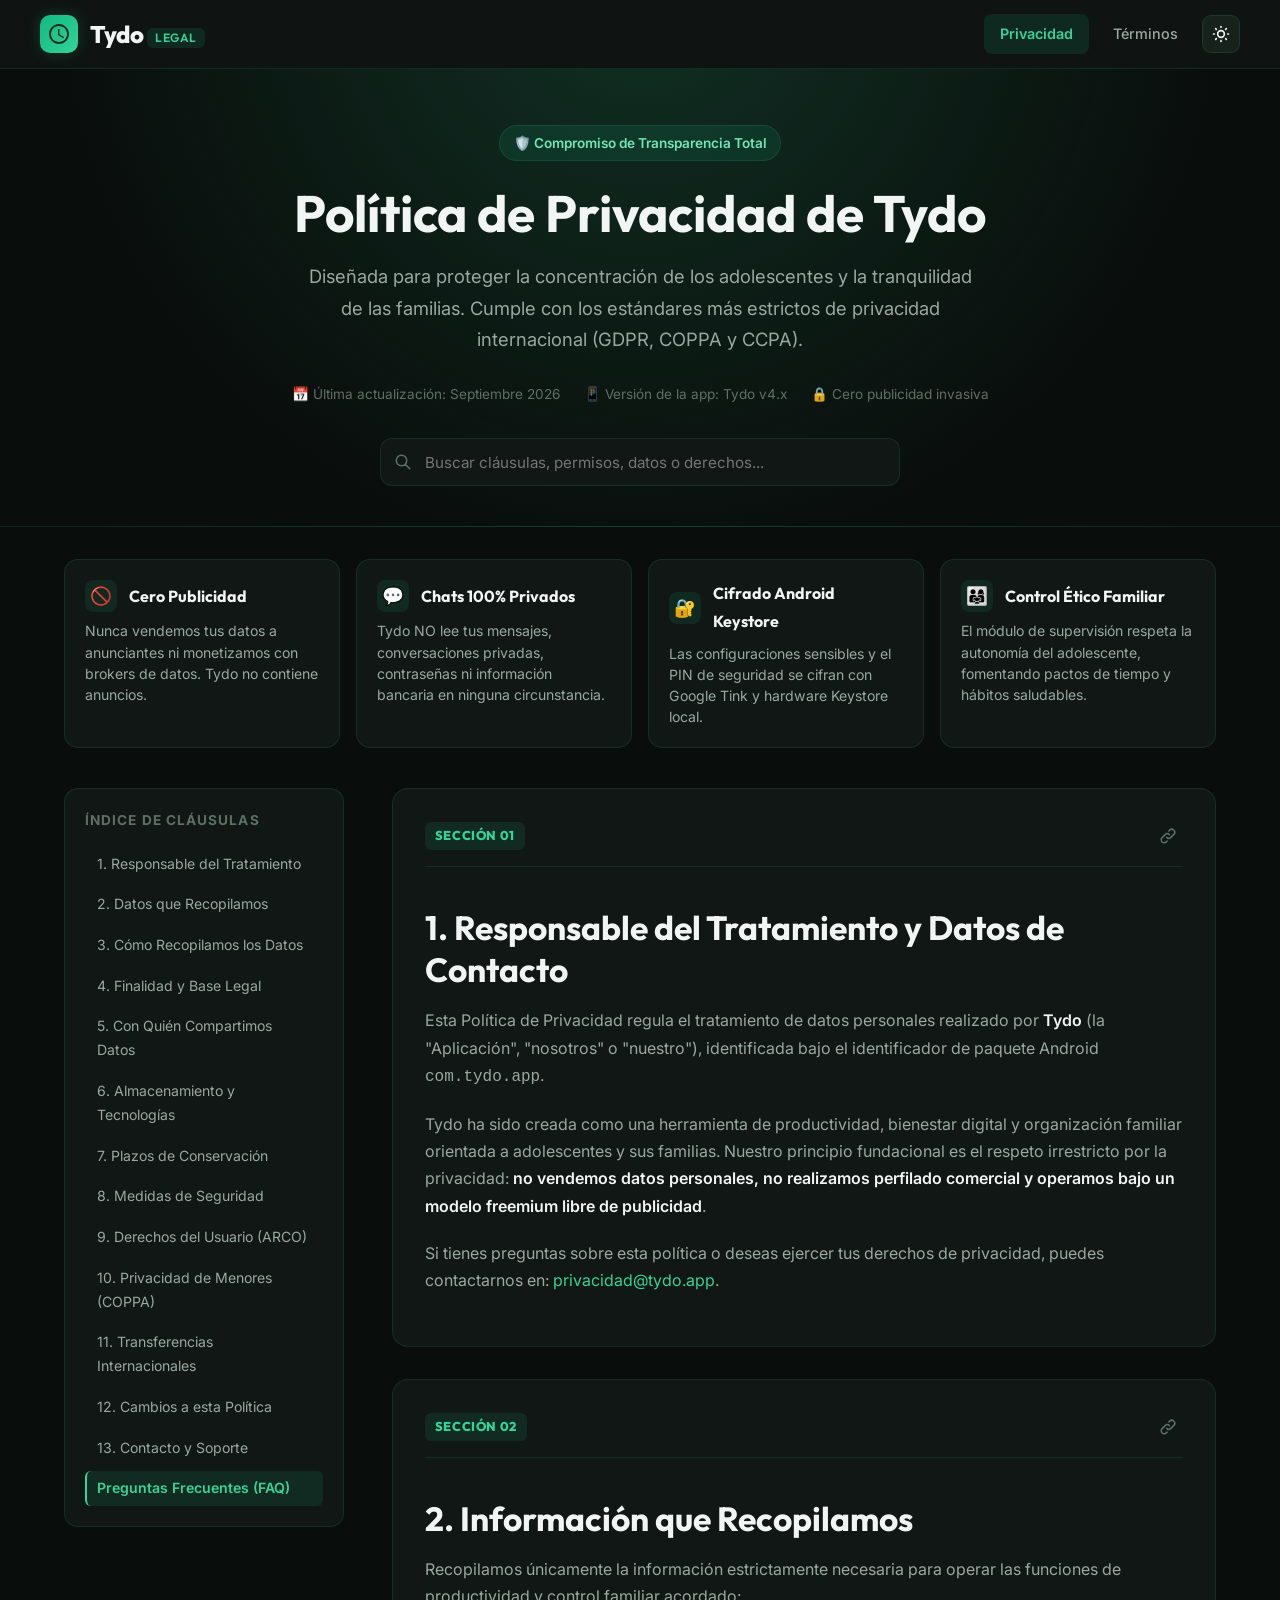
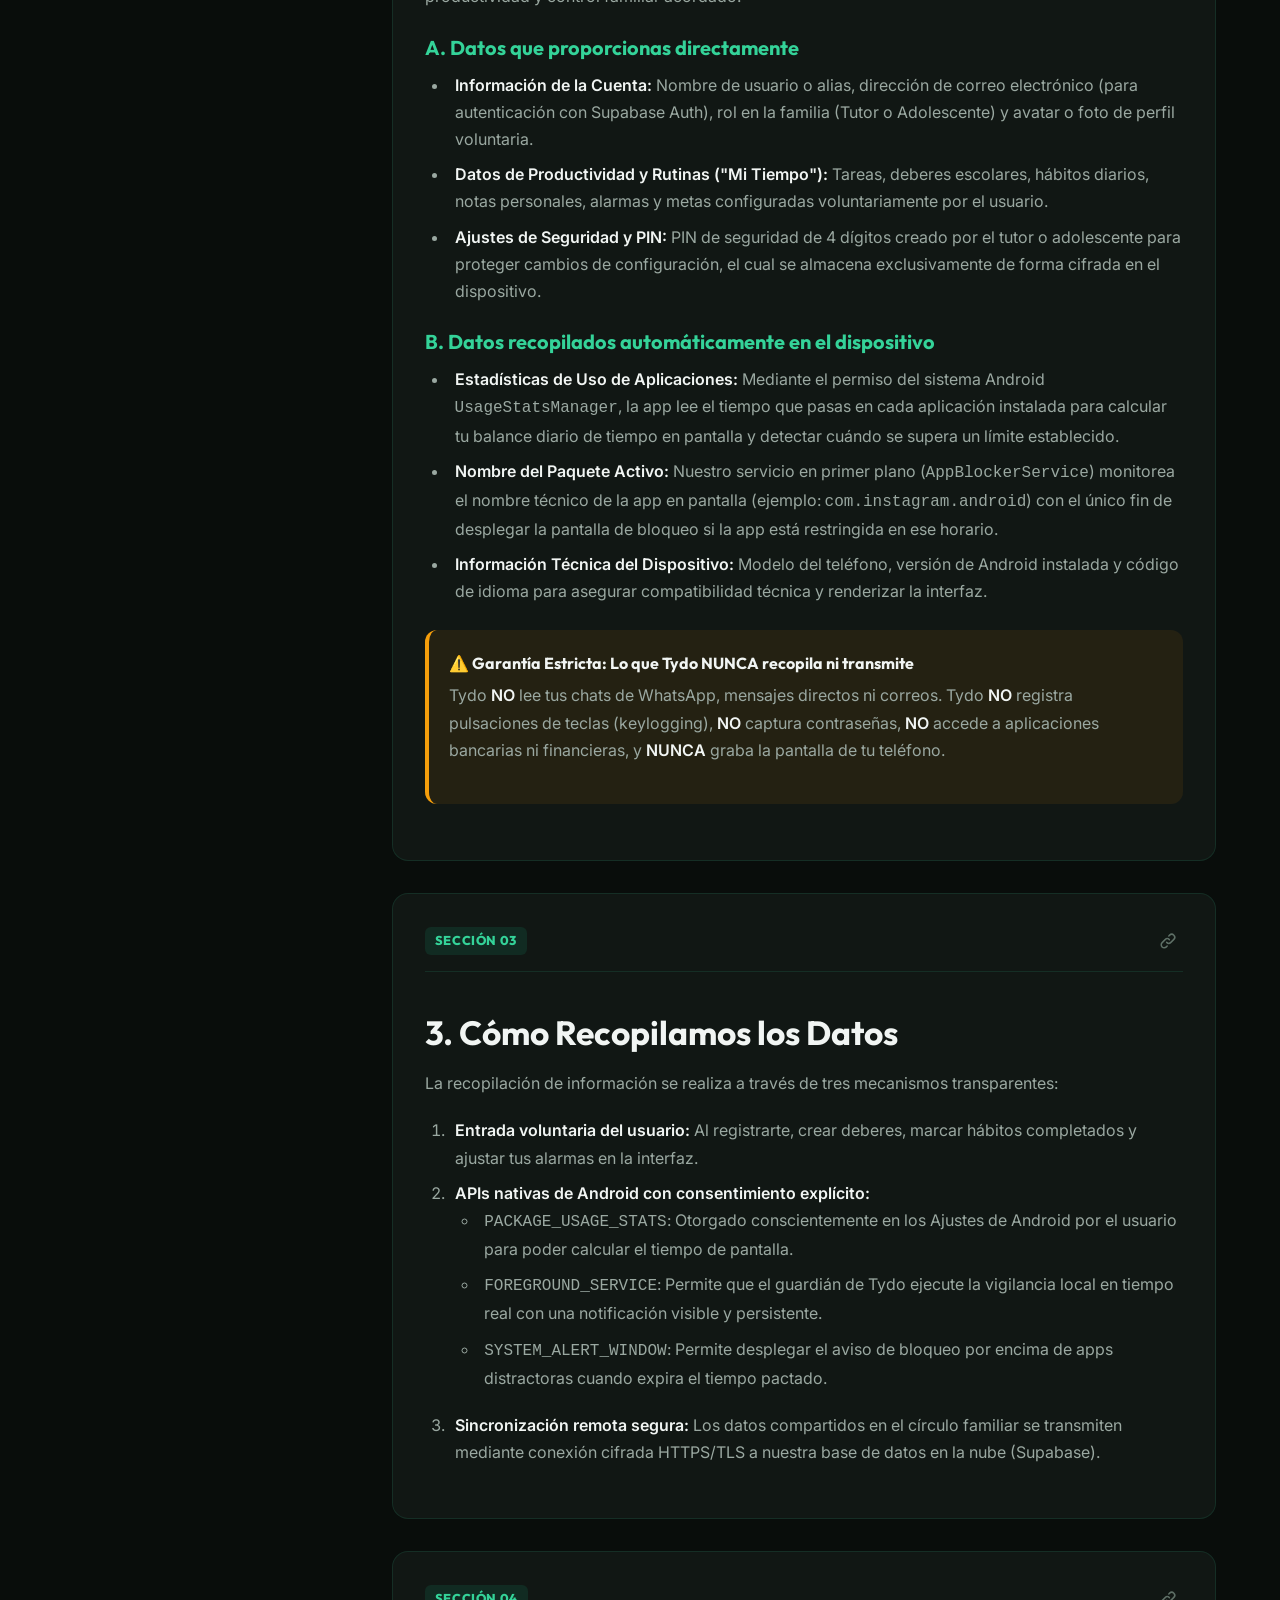
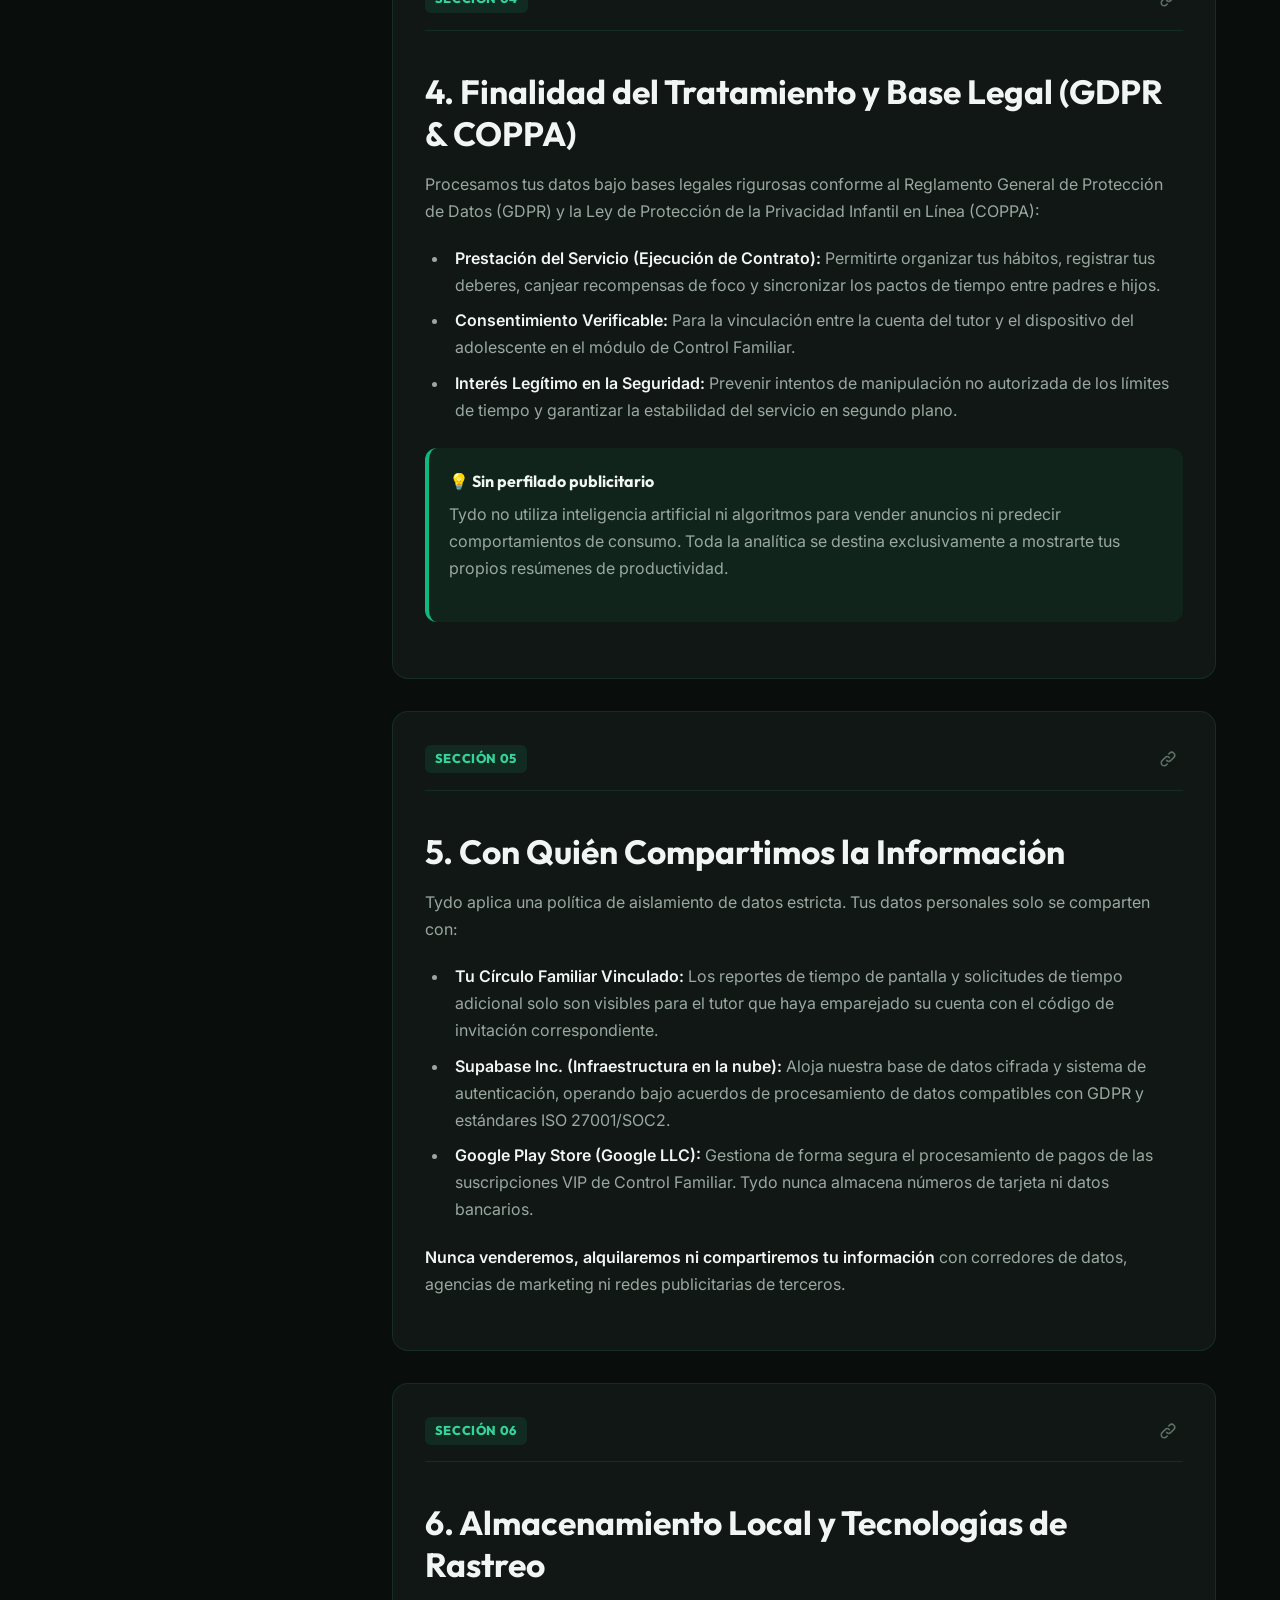
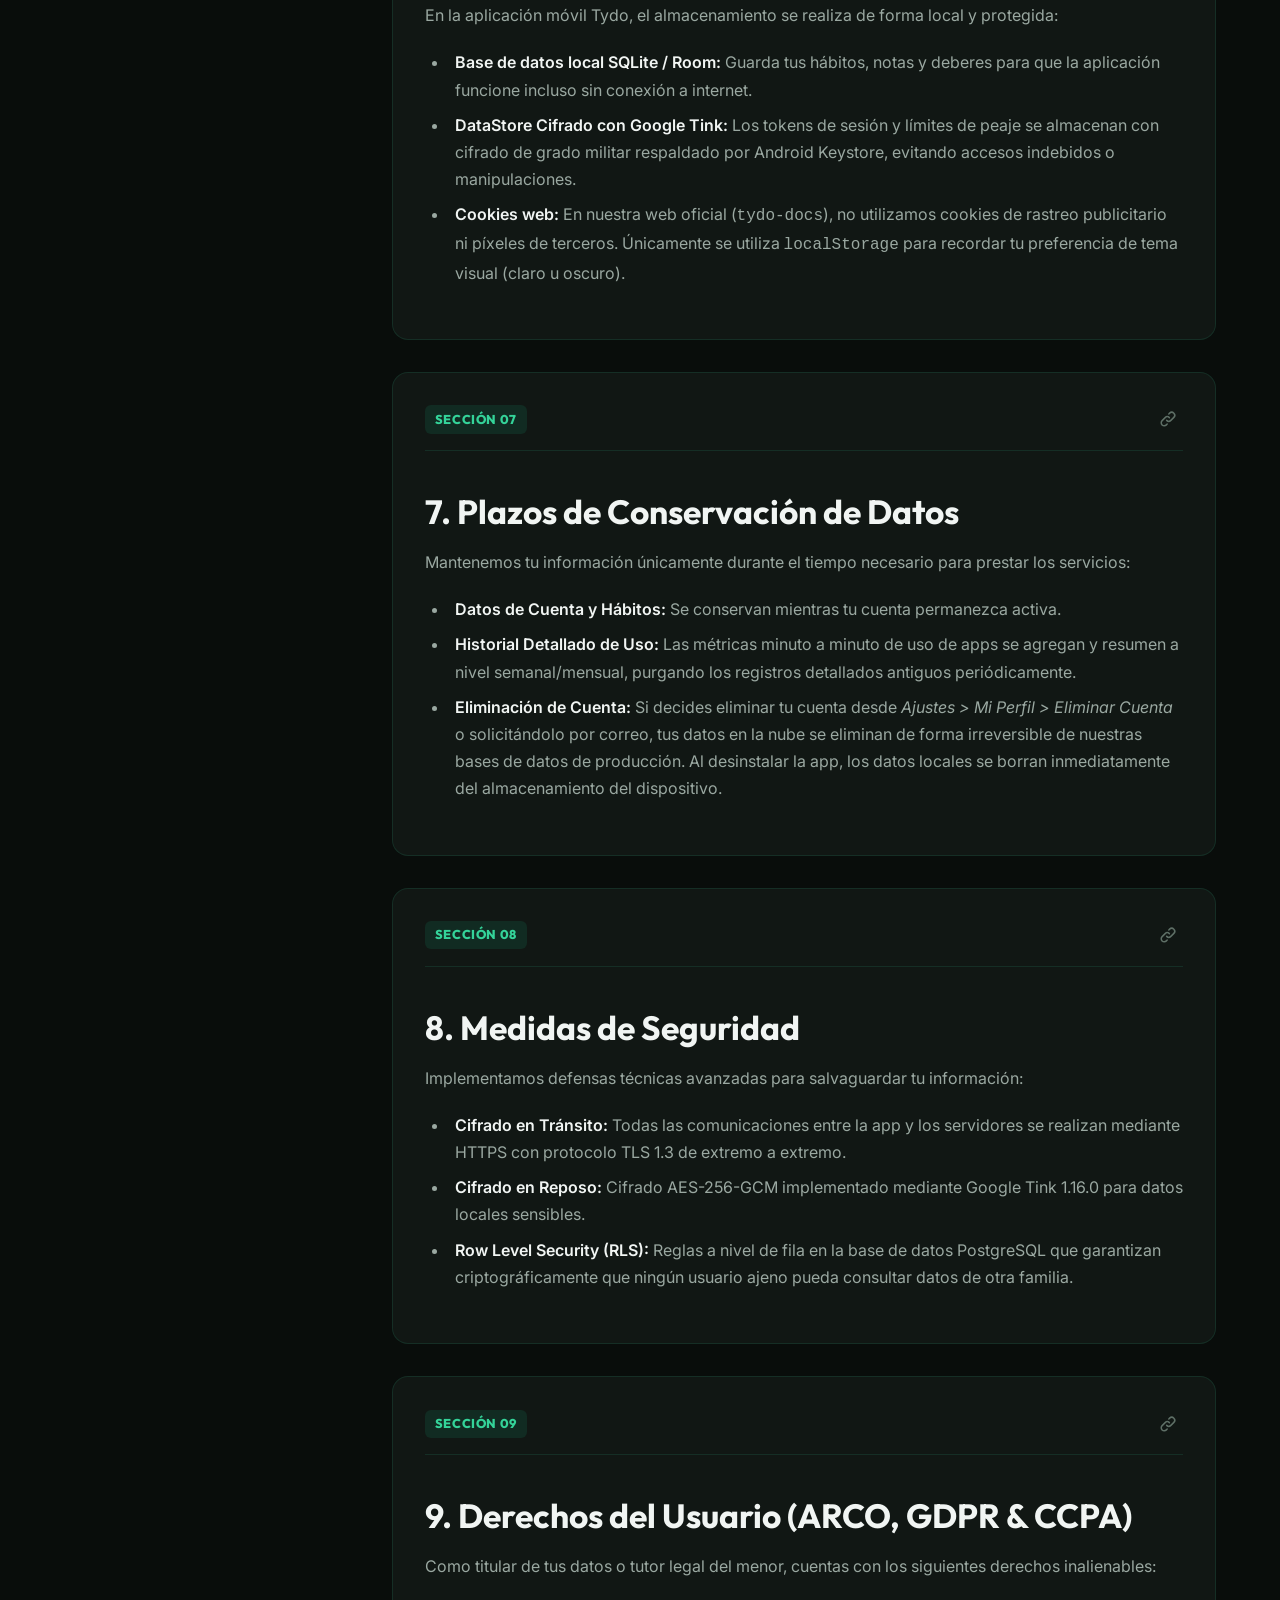
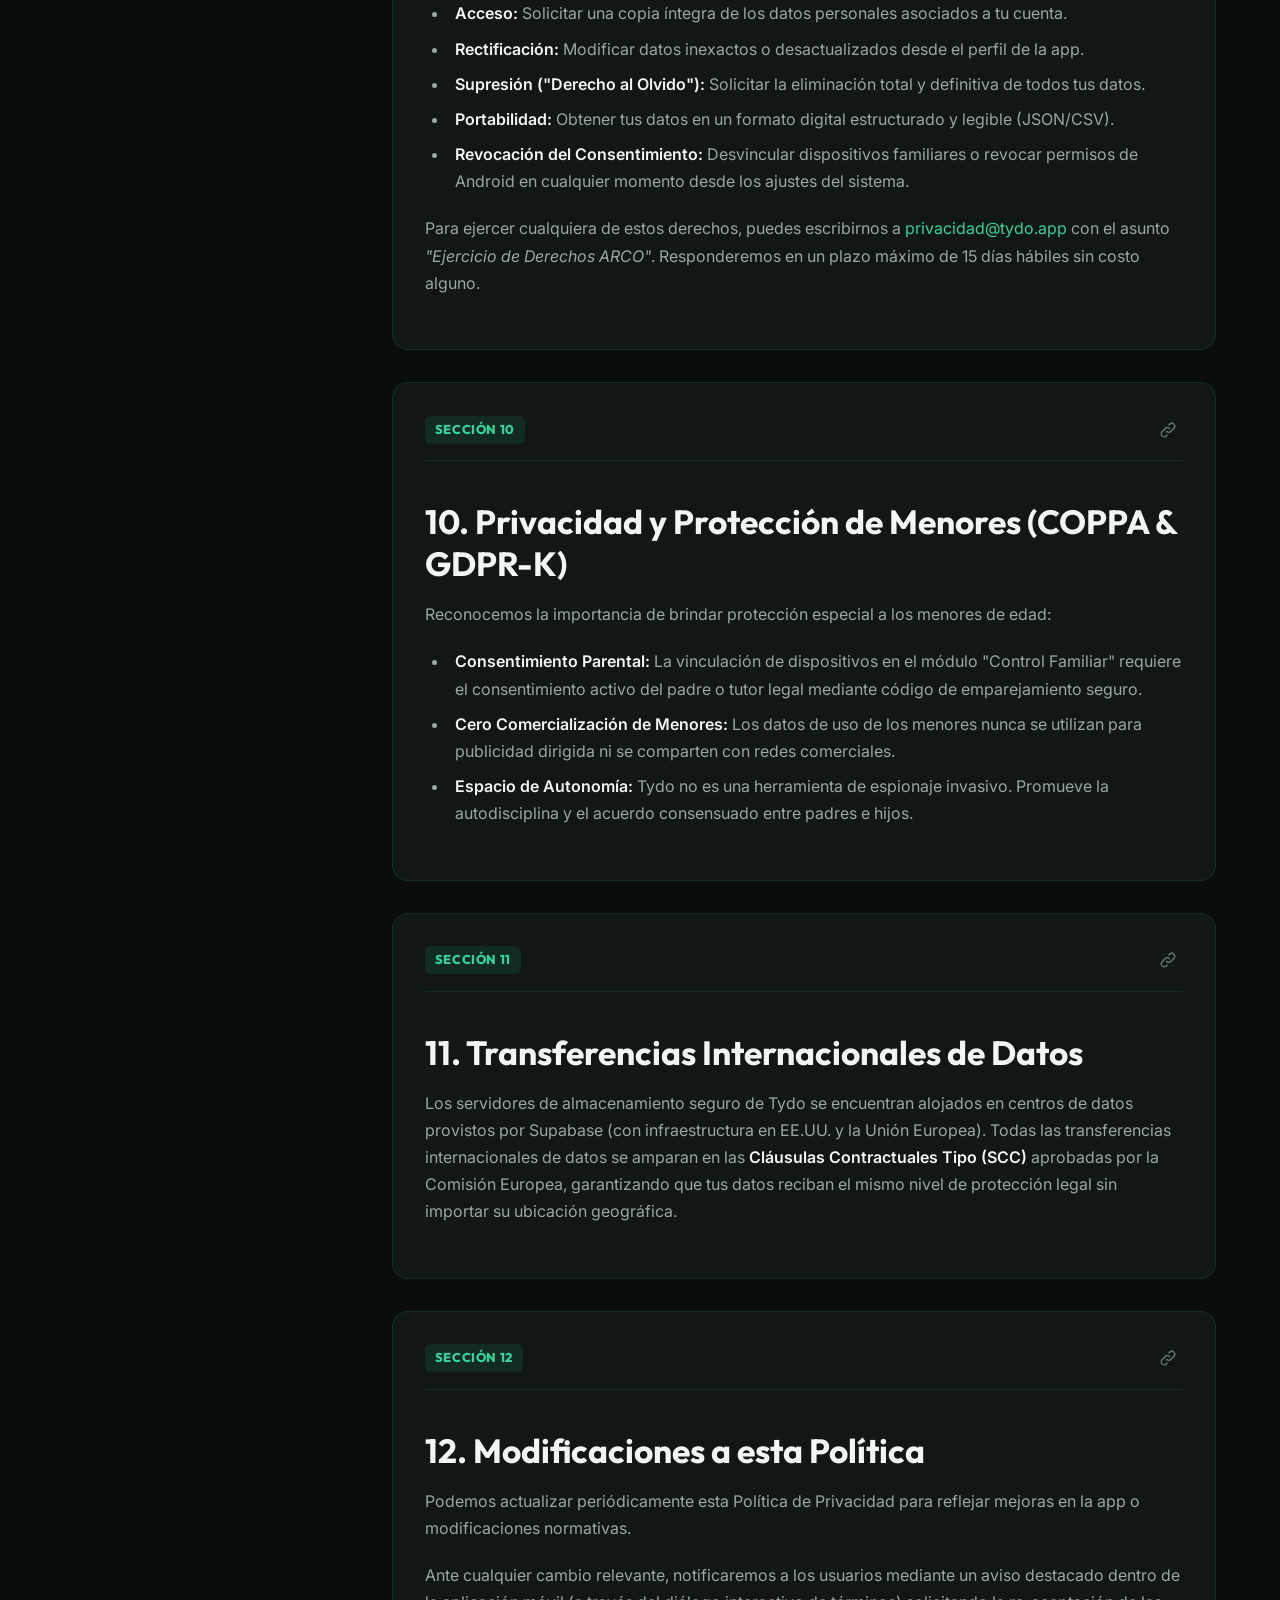
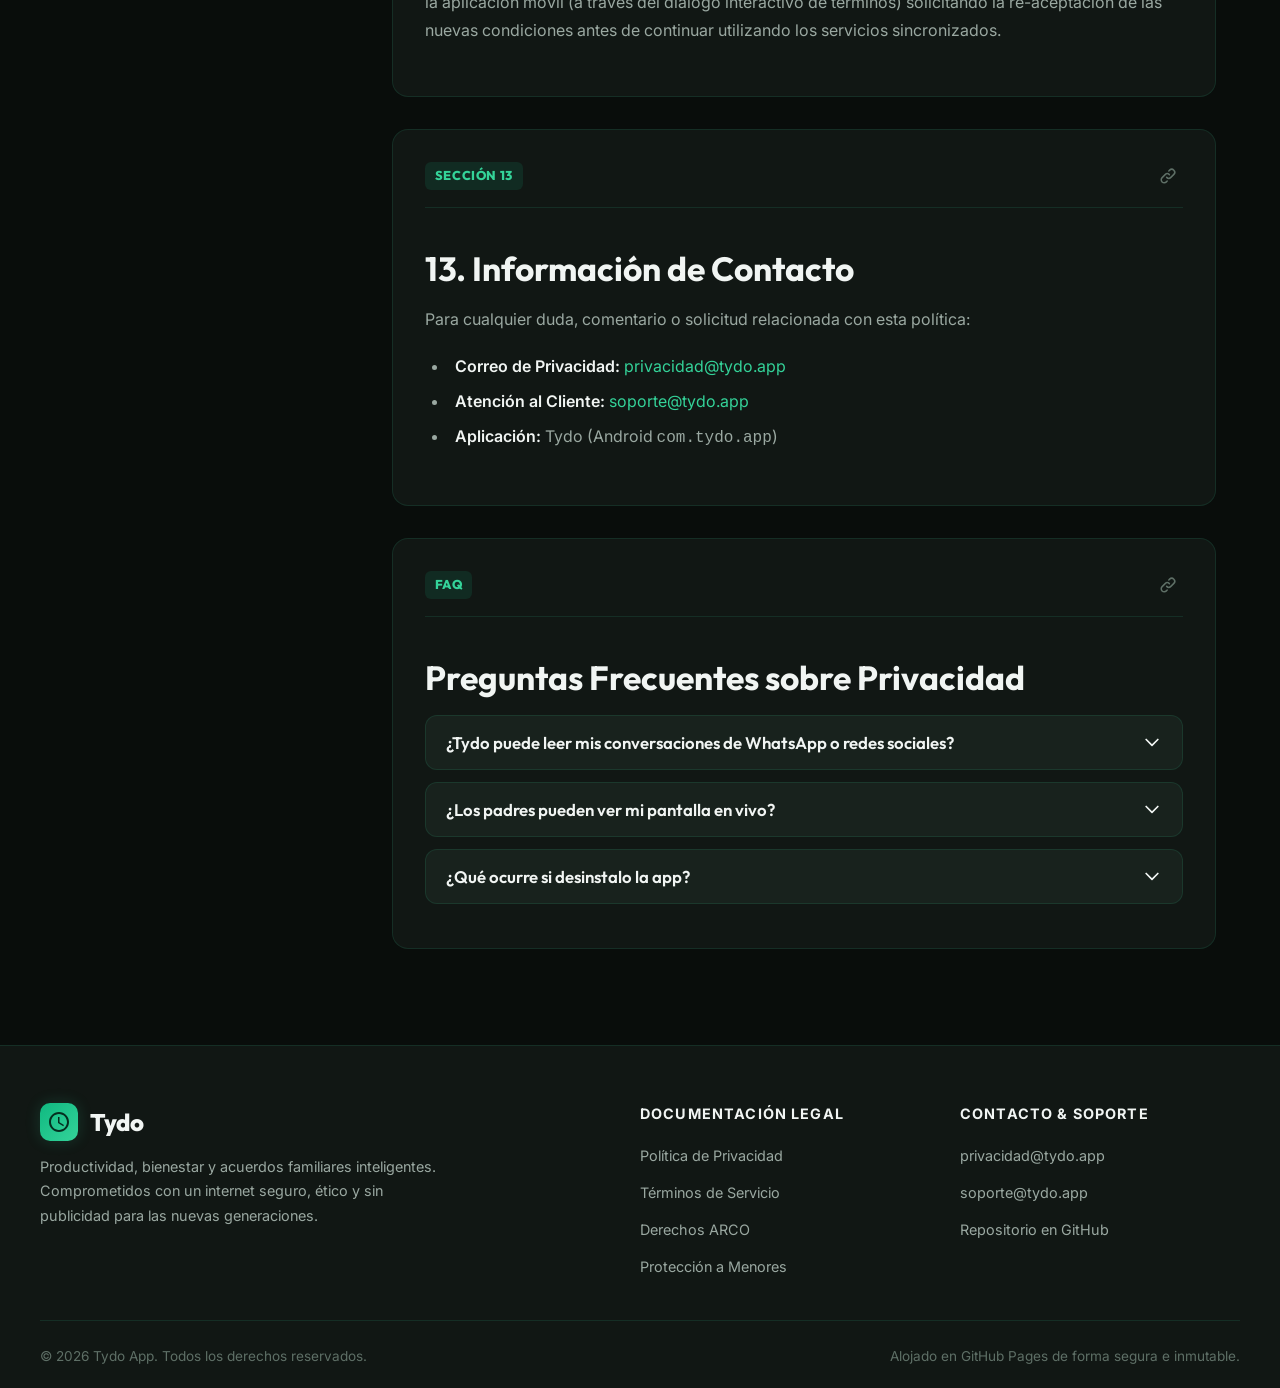
<file: index.html>
<!DOCTYPE html>
<html lang="es" data-theme="dark">
<head>
  <meta charset="UTF-8">
  <meta name="viewport" content="width=device-width, initial-scale=1.0">
  <title>Política de Privacidad — Tydo App</title>
  <meta name="description" content="Política de privacidad oficial de Tydo. Conoce cómo protegemos tus datos, el tiempo de tus hijos y nuestra estricta política de cero publicidad y cero rastreo invasivo.">
  <link rel="stylesheet" href="styles.css">
  <link rel="icon" href="data:image/svg+xml,<svg xmlns='http://www.w3.org/2000/svg' viewBox='0 0 24 24' fill='%2310b981'><path d='M12 2C6.48 2 2 6.48 2 12s4.48 10 10 10 10-4.48 10-10S17.52 2 12 2zm-1 14H9v-2h2v2zm0-4H9V7h2v5z'/></svg>">
</head>
<body>

  <!-- Header -->
  <header class="header">
    <div class="header-container">
      <a href="index.html" class="brand">
        <div class="brand-icon" title="Tydo">
          <svg viewBox="0 0 24 24" fill="currentColor">
            <path d="M12 2C6.48 2 2 6.48 2 12s4.48 10 10 10 10-4.48 10-10S17.52 2 12 2zm0 18c-4.41 0-8-3.59-8-8s3.59-8 8-8 8 3.59 8 8-3.59 8-8 8zm.5-13H11v6l5.25 3.15.75-1.23-4.5-2.67z"/>
          </svg>
        </div>
        <span class="brand-name">Tydo<span class="brand-tag">Legal</span></span>
      </a>

      <nav class="nav-links">
        <a href="index.html" class="nav-btn active">Privacidad</a>
        <a href="terms.html" class="nav-btn">Términos</a>
        <button id="theme-toggle" class="theme-toggle-btn" aria-label="Cambiar tema visual" title="Alternar modo claro/oscuro">
          <svg id="theme-icon" width="20" height="20" fill="none" stroke="currentColor" viewBox="0 0 24 24">
            <path stroke-linecap="round" stroke-linejoin="round" stroke-width="2" d="M12 3v1m0 16v1m9-9h-1M4 12H3m15.364 6.364l-.707-.707M6.343 6.343l-.707-.707m12.728 0l-.707.707M6.343 17.657l-.707.707M16 12a4 4 0 11-8 0 4 4 0 018 0z"></path>
          </svg>
        </button>
      </nav>
    </div>
  </header>

  <!-- Hero Section -->
  <section class="hero">
    <div class="hero-content">
      <div class="hero-badge">
        <span>🛡️ Compromiso de Transparencia Total</span>
      </div>
      <h1>Política de Privacidad de Tydo</h1>
      <p class="hero-subtitle">
        Diseñada para proteger la concentración de los adolescentes y la tranquilidad de las familias. Cumple con los estándares más estrictos de privacidad internacional (GDPR, COPPA y CCPA).
      </p>

      <div class="meta-bar">
        <span class="meta-item">📅 Última actualización: Septiembre 2026</span>
        <span class="meta-item">📱 Versión de la app: Tydo v4.x</span>
        <span class="meta-item">🔒 Cero publicidad invasiva</span>
      </div>

      <div class="search-container">
        <svg class="search-icon" width="18" height="18" fill="none" stroke="currentColor" viewBox="0 0 24 24">
          <path stroke-linecap="round" stroke-linejoin="round" stroke-width="2" d="M21 21l-6-6m2-5a7 7 0 11-14 0 7 7 0 0114 0z"></path>
        </svg>
        <input type="text" id="legal-search" class="search-input" placeholder="Buscar cláusulas, permisos, datos o derechos...">
      </div>
    </div>
  </section>

  <!-- Privacy Nutrition Label / Key Commitments -->
  <div style="max-width: 1200px; margin: 0 auto; padding: 0 1.5rem;">
    <div class="nutrition-grid">
      <div class="nutrition-card">
        <div class="nutrition-card-header">
          <div class="nutrition-card-icon">🚫</div>
          <div class="nutrition-card-title">Cero Publicidad</div>
        </div>
        <p class="nutrition-card-text">Nunca vendemos tus datos a anunciantes ni monetizamos con brokers de datos. Tydo no contiene anuncios.</p>
      </div>

      <div class="nutrition-card">
        <div class="nutrition-card-header">
          <div class="nutrition-card-icon">💬</div>
          <div class="nutrition-card-title">Chats 100% Privados</div>
        </div>
        <p class="nutrition-card-text">Tydo NO lee tus mensajes, conversaciones privadas, contraseñas ni información bancaria en ninguna circunstancia.</p>
      </div>

      <div class="nutrition-card">
        <div class="nutrition-card-header">
          <div class="nutrition-card-icon">🔐</div>
          <div class="nutrition-card-title">Cifrado Android Keystore</div>
        </div>
        <p class="nutrition-card-text">Las configuraciones sensibles y el PIN de seguridad se cifran con Google Tink y hardware Keystore local.</p>
      </div>

      <div class="nutrition-card">
        <div class="nutrition-card-header">
          <div class="nutrition-card-icon">👨‍👩‍👧</div>
          <div class="nutrition-card-title">Control Ético Familiar</div>
        </div>
        <p class="nutrition-card-text">El módulo de supervisión respeta la autonomía del adolescente, fomentando pactos de tiempo y hábitos saludables.</p>
      </div>
    </div>
  </div>

  <!-- Main Layout -->
  <main class="main-layout">
    
    <!-- Sticky TOC Sidebar -->
    <aside class="toc-sidebar">
      <div class="toc-title">Índice de Cláusulas</div>
      <ul class="toc-list">
        <li><a href="#sec-1" class="toc-link">1. Responsable del Tratamiento</a></li>
        <li><a href="#sec-2" class="toc-link">2. Datos que Recopilamos</a></li>
        <li><a href="#sec-3" class="toc-link">3. Cómo Recopilamos los Datos</a></li>
        <li><a href="#sec-4" class="toc-link">4. Finalidad y Base Legal</a></li>
        <li><a href="#sec-5" class="toc-link">5. Con Quién Compartimos Datos</a></li>
        <li><a href="#sec-6" class="toc-link">6. Almacenamiento y Tecnologías</a></li>
        <li><a href="#sec-7" class="toc-link">7. Plazos de Conservación</a></li>
        <li><a href="#sec-8" class="toc-link">8. Medidas de Seguridad</a></li>
        <li><a href="#sec-9" class="toc-link">9. Derechos del Usuario (ARCO)</a></li>
        <li><a href="#sec-10" class="toc-link">10. Privacidad de Menores (COPPA)</a></li>
        <li><a href="#sec-11" class="toc-link">11. Transferencias Internacionales</a></li>
        <li><a href="#sec-12" class="toc-link">12. Cambios a esta Política</a></li>
        <li><a href="#sec-13" class="toc-link">13. Contacto y Soporte</a></li>
        <li><a href="#sec-faq" class="toc-link">Preguntas Frecuentes (FAQ)</a></li>
      </ul>
    </aside>

    <!-- Content Sections -->
    <div class="legal-content">

      <!-- Section 1 -->
      <section id="sec-1" class="legal-section">
        <div class="section-header">
          <span class="section-num">Sección 01</span>
          <button class="copy-anchor-btn" data-target="sec-1" title="Copiar enlace"><svg width="18" height="18" fill="none" stroke="currentColor" viewBox="0 0 24 24"><path stroke-linecap="round" stroke-linejoin="round" stroke-width="2" d="M13.828 10.172a4 4 0 00-5.656 0l-4 4a4 4 0 105.656 5.656l1.102-1.101m-.758-4.899a4 4 0 005.656 0l4-4a4 4 0 00-5.656-5.656l-1.1 1.1"></path></svg></button>
        </div>
        <h2>1. Responsable del Tratamiento y Datos de Contacto</h2>
        <p>
          Esta Política de Privacidad regula el tratamiento de datos personales realizado por <strong>Tydo</strong> (la "Aplicación", "nosotros" o "nuestro"), identificada bajo el identificador de paquete Android <code>com.tydo.app</code>.
        </p>
        <p>
          Tydo ha sido creada como una herramienta de productividad, bienestar digital y organización familiar orientada a adolescentes y sus familias. Nuestro principio fundacional es el respeto irrestricto por la privacidad: <strong>no vendemos datos personales, no realizamos perfilado comercial y operamos bajo un modelo freemium libre de publicidad</strong>.
        </p>
        <p>
          Si tienes preguntas sobre esta política o deseas ejercer tus derechos de privacidad, puedes contactarnos en: <a href="mailto:privacidad@tydo.app">privacidad@tydo.app</a>.
        </p>
      </section>

      <!-- Section 2 -->
      <section id="sec-2" class="legal-section">
        <div class="section-header">
          <span class="section-num">Sección 02</span>
          <button class="copy-anchor-btn" data-target="sec-2" title="Copiar enlace"><svg width="18" height="18" fill="none" stroke="currentColor" viewBox="0 0 24 24"><path stroke-linecap="round" stroke-linejoin="round" stroke-width="2" d="M13.828 10.172a4 4 0 00-5.656 0l-4 4a4 4 0 105.656 5.656l1.102-1.101m-.758-4.899a4 4 0 005.656 0l4-4a4 4 0 00-5.656-5.656l-1.1 1.1"></path></svg></button>
        </div>
        <h2>2. Información que Recopilamos</h2>
        <p>Recopilamos únicamente la información estrictamente necesaria para operar las funciones de productividad y control familiar acordado:</p>
        
        <h3>A. Datos que proporcionas directamente</h3>
        <ul>
          <li><strong>Información de la Cuenta:</strong> Nombre de usuario o alias, dirección de correo electrónico (para autenticación con Supabase Auth), rol en la familia (Tutor o Adolescente) y avatar o foto de perfil voluntaria.</li>
          <li><strong>Datos de Productividad y Rutinas ("Mi Tiempo"):</strong> Tareas, deberes escolares, hábitos diarios, notas personales, alarmas y metas configuradas voluntariamente por el usuario.</li>
          <li><strong>Ajustes de Seguridad y PIN:</strong> PIN de seguridad de 4 dígitos creado por el tutor o adolescente para proteger cambios de configuración, el cual se almacena exclusivamente de forma cifrada en el dispositivo.</li>
        </ul>

        <h3>B. Datos recopilados automáticamente en el dispositivo</h3>
        <ul>
          <li><strong>Estadísticas de Uso de Aplicaciones:</strong> Mediante el permiso del sistema Android <code>UsageStatsManager</code>, la app lee el tiempo que pasas en cada aplicación instalada para calcular tu balance diario de tiempo en pantalla y detectar cuándo se supera un límite establecido.</li>
          <li><strong>Nombre del Paquete Activo:</strong> Nuestro servicio en primer plano (<code>AppBlockerService</code>) monitorea el nombre técnico de la app en pantalla (ejemplo: <code>com.instagram.android</code>) con el único fin de desplegar la pantalla de bloqueo si la app está restringida en ese horario.</li>
          <li><strong>Información Técnica del Dispositivo:</strong> Modelo del teléfono, versión de Android instalada y código de idioma para asegurar compatibilidad técnica y renderizar la interfaz.</li>
        </ul>

        <div class="callout callout-warning">
          <div class="callout-title">⚠️ Garantía Estricta: Lo que Tydo NUNCA recopila ni transmite</div>
          <p>
            Tydo <strong>NO</strong> lee tus chats de WhatsApp, mensajes directos ni correos. Tydo <strong>NO</strong> registra pulsaciones de teclas (keylogging), <strong>NO</strong> captura contraseñas, <strong>NO</strong> accede a aplicaciones bancarias ni financieras, y <strong>NUNCA</strong> graba la pantalla de tu teléfono.
          </p>
        </div>
      </section>

      <!-- Section 3 -->
      <section id="sec-3" class="legal-section">
        <div class="section-header">
          <span class="section-num">Sección 03</span>
          <button class="copy-anchor-btn" data-target="sec-3" title="Copiar enlace"><svg width="18" height="18" fill="none" stroke="currentColor" viewBox="0 0 24 24"><path stroke-linecap="round" stroke-linejoin="round" stroke-width="2" d="M13.828 10.172a4 4 0 00-5.656 0l-4 4a4 4 0 105.656 5.656l1.102-1.101m-.758-4.899a4 4 0 005.656 0l4-4a4 4 0 00-5.656-5.656l-1.1 1.1"></path></svg></button>
        </div>
        <h2>3. Cómo Recopilamos los Datos</h2>
        <p>La recopilación de información se realiza a través de tres mecanismos transparentes:</p>
        <ol>
          <li><strong>Entrada voluntaria del usuario:</strong> Al registrarte, crear deberes, marcar hábitos completados y ajustar tus alarmas en la interfaz.</li>
          <li><strong>APIs nativas de Android con consentimiento explícito:</strong>
            <ul>
              <li><code>PACKAGE_USAGE_STATS</code>: Otorgado conscientemente en los Ajustes de Android por el usuario para poder calcular el tiempo de pantalla.</li>
              <li><code>FOREGROUND_SERVICE</code>: Permite que el guardián de Tydo ejecute la vigilancia local en tiempo real con una notificación visible y persistente.</li>
              <li><code>SYSTEM_ALERT_WINDOW</code>: Permite desplegar el aviso de bloqueo por encima de apps distractoras cuando expira el tiempo pactado.</li>
            </ul>
          </li>
          <li><strong>Sincronización remota segura:</strong> Los datos compartidos en el círculo familiar se transmiten mediante conexión cifrada HTTPS/TLS a nuestra base de datos en la nube (Supabase).</li>
        </ol>
      </section>

      <!-- Section 4 -->
      <section id="sec-4" class="legal-section">
        <div class="section-header">
          <span class="section-num">Sección 04</span>
          <button class="copy-anchor-btn" data-target="sec-4" title="Copiar enlace"><svg width="18" height="18" fill="none" stroke="currentColor" viewBox="0 0 24 24"><path stroke-linecap="round" stroke-linejoin="round" stroke-width="2" d="M13.828 10.172a4 4 0 00-5.656 0l-4 4a4 4 0 105.656 5.656l1.102-1.101m-.758-4.899a4 4 0 005.656 0l4-4a4 4 0 00-5.656-5.656l-1.1 1.1"></path></svg></button>
        </div>
        <h2>4. Finalidad del Tratamiento y Base Legal (GDPR & COPPA)</h2>
        <p>Procesamos tus datos bajo bases legales rigurosas conforme al Reglamento General de Protección de Datos (GDPR) y la Ley de Protección de la Privacidad Infantil en Línea (COPPA):</p>
        
        <ul>
          <li><strong>Prestación del Servicio (Ejecución de Contrato):</strong> Permitirte organizar tus hábitos, registrar tus deberes, canjear recompensas de foco y sincronizar los pactos de tiempo entre padres e hijos.</li>
          <li><strong>Consentimiento Verificable:</strong> Para la vinculación entre la cuenta del tutor y el dispositivo del adolescente en el módulo de Control Familiar.</li>
          <li><strong>Interés Legítimo en la Seguridad:</strong> Prevenir intentos de manipulación no autorizada de los límites de tiempo y garantizar la estabilidad del servicio en segundo plano.</li>
        </ul>

        <div class="callout callout-info">
          <div class="callout-title">💡 Sin perfilado publicitario</div>
          <p>Tydo no utiliza inteligencia artificial ni algoritmos para vender anuncios ni predecir comportamientos de consumo. Toda la analítica se destina exclusivamente a mostrarte tus propios resúmenes de productividad.</p>
        </div>
      </section>

      <!-- Section 5 -->
      <section id="sec-5" class="legal-section">
        <div class="section-header">
          <span class="section-num">Sección 05</span>
          <button class="copy-anchor-btn" data-target="sec-5" title="Copiar enlace"><svg width="18" height="18" fill="none" stroke="currentColor" viewBox="0 0 24 24"><path stroke-linecap="round" stroke-linejoin="round" stroke-width="2" d="M13.828 10.172a4 4 0 00-5.656 0l-4 4a4 4 0 105.656 5.656l1.102-1.101m-.758-4.899a4 4 0 005.656 0l4-4a4 4 0 00-5.656-5.656l-1.1 1.1"></path></svg></button>
        </div>
        <h2>5. Con Quién Compartimos la Información</h2>
        <p>Tydo aplica una política de aislamiento de datos estricta. Tus datos personales solo se comparten con:</p>
        <ul>
          <li><strong>Tu Círculo Familiar Vinculado:</strong> Los reportes de tiempo de pantalla y solicitudes de tiempo adicional solo son visibles para el tutor que haya emparejado su cuenta con el código de invitación correspondiente.</li>
          <li><strong>Supabase Inc. (Infraestructura en la nube):</strong> Aloja nuestra base de datos cifrada y sistema de autenticación, operando bajo acuerdos de procesamiento de datos compatibles con GDPR y estándares ISO 27001/SOC2.</li>
          <li><strong>Google Play Store (Google LLC):</strong> Gestiona de forma segura el procesamiento de pagos de las suscripciones VIP de Control Familiar. Tydo nunca almacena números de tarjeta ni datos bancarios.</li>
        </ul>
        <p>
          <strong>Nunca venderemos, alquilaremos ni compartiremos tu información</strong> con corredores de datos, agencias de marketing ni redes publicitarias de terceros.
        </p>
      </section>

      <!-- Section 6 -->
      <section id="sec-6" class="legal-section">
        <div class="section-header">
          <span class="section-num">Sección 06</span>
          <button class="copy-anchor-btn" data-target="sec-6" title="Copiar enlace"><svg width="18" height="18" fill="none" stroke="currentColor" viewBox="0 0 24 24"><path stroke-linecap="round" stroke-linejoin="round" stroke-width="2" d="M13.828 10.172a4 4 0 00-5.656 0l-4 4a4 4 0 105.656 5.656l1.102-1.101m-.758-4.899a4 4 0 005.656 0l4-4a4 4 0 00-5.656-5.656l-1.1 1.1"></path></svg></button>
        </div>
        <h2>6. Almacenamiento Local y Tecnologías de Rastreo</h2>
        <p>
          En la aplicación móvil Tydo, el almacenamiento se realiza de forma local y protegida:
        </p>
        <ul>
          <li><strong>Base de datos local SQLite / Room:</strong> Guarda tus hábitos, notas y deberes para que la aplicación funcione incluso sin conexión a internet.</li>
          <li><strong>DataStore Cifrado con Google Tink:</strong> Los tokens de sesión y límites de peaje se almacenan con cifrado de grado militar respaldado por Android Keystore, evitando accesos indebidos o manipulaciones.</li>
          <li><strong>Cookies web:</strong> En nuestra web oficial (<code>tydo-docs</code>), no utilizamos cookies de rastreo publicitario ni píxeles de terceros. Únicamente se utiliza <code>localStorage</code> para recordar tu preferencia de tema visual (claro u oscuro).</li>
        </ul>
      </section>

      <!-- Section 7 -->
      <section id="sec-7" class="legal-section">
        <div class="section-header">
          <span class="section-num">Sección 07</span>
          <button class="copy-anchor-btn" data-target="sec-7" title="Copiar enlace"><svg width="18" height="18" fill="none" stroke="currentColor" viewBox="0 0 24 24"><path stroke-linecap="round" stroke-linejoin="round" stroke-width="2" d="M13.828 10.172a4 4 0 00-5.656 0l-4 4a4 4 0 105.656 5.656l1.102-1.101m-.758-4.899a4 4 0 005.656 0l4-4a4 4 0 00-5.656-5.656l-1.1 1.1"></path></svg></button>
        </div>
        <h2>7. Plazos de Conservación de Datos</h2>
        <p>Mantenemos tu información únicamente durante el tiempo necesario para prestar los servicios:</p>
        <ul>
          <li><strong>Datos de Cuenta y Hábitos:</strong> Se conservan mientras tu cuenta permanezca activa.</li>
          <li><strong>Historial Detallado de Uso:</strong> Las métricas minuto a minuto de uso de apps se agregan y resumen a nivel semanal/mensual, purgando los registros detallados antiguos periódicamente.</li>
          <li><strong>Eliminación de Cuenta:</strong> Si decides eliminar tu cuenta desde <em>Ajustes &gt; Mi Perfil &gt; Eliminar Cuenta</em> o solicitándolo por correo, tus datos en la nube se eliminan de forma irreversible de nuestras bases de datos de producción. Al desinstalar la app, los datos locales se borran inmediatamente del almacenamiento del dispositivo.</li>
        </ul>
      </section>

      <!-- Section 8 -->
      <section id="sec-8" class="legal-section">
        <div class="section-header">
          <span class="section-num">Sección 08</span>
          <button class="copy-anchor-btn" data-target="sec-8" title="Copiar enlace"><svg width="18" height="18" fill="none" stroke="currentColor" viewBox="0 0 24 24"><path stroke-linecap="round" stroke-linejoin="round" stroke-width="2" d="M13.828 10.172a4 4 0 00-5.656 0l-4 4a4 4 0 105.656 5.656l1.102-1.101m-.758-4.899a4 4 0 005.656 0l4-4a4 4 0 00-5.656-5.656l-1.1 1.1"></path></svg></button>
        </div>
        <h2>8. Medidas de Seguridad</h2>
        <p>Implementamos defensas técnicas avanzadas para salvaguardar tu información:</p>
        <ul>
          <li><strong>Cifrado en Tránsito:</strong> Todas las comunicaciones entre la app y los servidores se realizan mediante HTTPS con protocolo TLS 1.3 de extremo a extremo.</li>
          <li><strong>Cifrado en Reposo:</strong> Cifrado AES-256-GCM implementado mediante Google Tink 1.16.0 para datos locales sensibles.</li>
          <li><strong>Row Level Security (RLS):</strong> Reglas a nivel de fila en la base de datos PostgreSQL que garantizan criptográficamente que ningún usuario ajeno pueda consultar datos de otra familia.</li>
        </ul>
      </section>

      <!-- Section 9 -->
      <section id="sec-9" class="legal-section">
        <div class="section-header">
          <span class="section-num">Sección 09</span>
          <button class="copy-anchor-btn" data-target="sec-9" title="Copiar enlace"><svg width="18" height="18" fill="none" stroke="currentColor" viewBox="0 0 24 24"><path stroke-linecap="round" stroke-linejoin="round" stroke-width="2" d="M13.828 10.172a4 4 0 00-5.656 0l-4 4a4 4 0 105.656 5.656l1.102-1.101m-.758-4.899a4 4 0 005.656 0l4-4a4 4 0 00-5.656-5.656l-1.1 1.1"></path></svg></button>
        </div>
        <h2>9. Derechos del Usuario (ARCO, GDPR & CCPA)</h2>
        <p>Como titular de tus datos o tutor legal del menor, cuentas con los siguientes derechos inalienables:</p>
        <ul>
          <li><strong>Acceso:</strong> Solicitar una copia íntegra de los datos personales asociados a tu cuenta.</li>
          <li><strong>Rectificación:</strong> Modificar datos inexactos o desactualizados desde el perfil de la app.</li>
          <li><strong>Supresión ("Derecho al Olvido"):</strong> Solicitar la eliminación total y definitiva de todos tus datos.</li>
          <li><strong>Portabilidad:</strong> Obtener tus datos en un formato digital estructurado y legible (JSON/CSV).</li>
          <li><strong>Revocación del Consentimiento:</strong> Desvincular dispositivos familiares o revocar permisos de Android en cualquier momento desde los ajustes del sistema.</li>
        </ul>
        <p>
          Para ejercer cualquiera de estos derechos, puedes escribirnos a <a href="mailto:privacidad@tydo.app">privacidad@tydo.app</a> con el asunto <em>"Ejercicio de Derechos ARCO"</em>. Responderemos en un plazo máximo de 15 días hábiles sin costo alguno.
        </p>
      </section>

      <!-- Section 10 -->
      <section id="sec-10" class="legal-section">
        <div class="section-header">
          <span class="section-num">Sección 10</span>
          <button class="copy-anchor-btn" data-target="sec-10" title="Copiar enlace"><svg width="18" height="18" fill="none" stroke="currentColor" viewBox="0 0 24 24"><path stroke-linecap="round" stroke-linejoin="round" stroke-width="2" d="M13.828 10.172a4 4 0 00-5.656 0l-4 4a4 4 0 105.656 5.656l1.102-1.101m-.758-4.899a4 4 0 005.656 0l4-4a4 4 0 00-5.656-5.656l-1.1 1.1"></path></svg></button>
        </div>
        <h2>10. Privacidad y Protección de Menores (COPPA & GDPR-K)</h2>
        <p>
          Reconocemos la importancia de brindar protección especial a los menores de edad:
        </p>
        <ul>
          <li><strong>Consentimiento Parental:</strong> La vinculación de dispositivos en el módulo "Control Familiar" requiere el consentimiento activo del padre o tutor legal mediante código de emparejamiento seguro.</li>
          <li><strong>Cero Comercialización de Menores:</strong> Los datos de uso de los menores nunca se utilizan para publicidad dirigida ni se comparten con redes comerciales.</li>
          <li><strong>Espacio de Autonomía:</strong> Tydo no es una herramienta de espionaje invasivo. Promueve la autodisciplina y el acuerdo consensuado entre padres e hijos.</li>
        </ul>
      </section>

      <!-- Section 11 -->
      <section id="sec-11" class="legal-section">
        <div class="section-header">
          <span class="section-num">Sección 11</span>
          <button class="copy-anchor-btn" data-target="sec-11" title="Copiar enlace"><svg width="18" height="18" fill="none" stroke="currentColor" viewBox="0 0 24 24"><path stroke-linecap="round" stroke-linejoin="round" stroke-width="2" d="M13.828 10.172a4 4 0 00-5.656 0l-4 4a4 4 0 105.656 5.656l1.102-1.101m-.758-4.899a4 4 0 005.656 0l4-4a4 4 0 00-5.656-5.656l-1.1 1.1"></path></svg></button>
        </div>
        <h2>11. Transferencias Internacionales de Datos</h2>
        <p>
          Los servidores de almacenamiento seguro de Tydo se encuentran alojados en centros de datos provistos por Supabase (con infraestructura en EE.UU. y la Unión Europea). Todas las transferencias internacionales de datos se amparan en las <strong>Cláusulas Contractuales Tipo (SCC)</strong> aprobadas por la Comisión Europea, garantizando que tus datos reciban el mismo nivel de protección legal sin importar su ubicación geográfica.
        </p>
      </section>

      <!-- Section 12 -->
      <section id="sec-12" class="legal-section">
        <div class="section-header">
          <span class="section-num">Sección 12</span>
          <button class="copy-anchor-btn" data-target="sec-12" title="Copiar enlace"><svg width="18" height="18" fill="none" stroke="currentColor" viewBox="0 0 24 24"><path stroke-linecap="round" stroke-linejoin="round" stroke-width="2" d="M13.828 10.172a4 4 0 00-5.656 0l-4 4a4 4 0 105.656 5.656l1.102-1.101m-.758-4.899a4 4 0 005.656 0l4-4a4 4 0 00-5.656-5.656l-1.1 1.1"></path></svg></button>
        </div>
        <h2>12. Modificaciones a esta Política</h2>
        <p>
          Podemos actualizar periódicamente esta Política de Privacidad para reflejar mejoras en la app o modificaciones normativas.
        </p>
        <p>
          Ante cualquier cambio relevante, notificaremos a los usuarios mediante un aviso destacado dentro de la aplicación móvil (a través del diálogo interactivo de términos) solicitando la re-aceptación de las nuevas condiciones antes de continuar utilizando los servicios sincronizados.
        </p>
      </section>

      <!-- Section 13 -->
      <section id="sec-13" class="legal-section">
        <div class="section-header">
          <span class="section-num">Sección 13</span>
          <button class="copy-anchor-btn" data-target="sec-13" title="Copiar enlace"><svg width="18" height="18" fill="none" stroke="currentColor" viewBox="0 0 24 24"><path stroke-linecap="round" stroke-linejoin="round" stroke-width="2" d="M13.828 10.172a4 4 0 00-5.656 0l-4 4a4 4 0 105.656 5.656l1.102-1.101m-.758-4.899a4 4 0 005.656 0l4-4a4 4 0 00-5.656-5.656l-1.1 1.1"></path></svg></button>
        </div>
        <h2>13. Información de Contacto</h2>
        <p>Para cualquier duda, comentario o solicitud relacionada con esta política:</p>
        <ul>
          <li><strong>Correo de Privacidad:</strong> <a href="mailto:privacidad@tydo.app">privacidad@tydo.app</a></li>
          <li><strong>Atención al Cliente:</strong> <a href="mailto:soporte@tydo.app">soporte@tydo.app</a></li>
          <li><strong>Aplicación:</strong> Tydo (Android <code>com.tydo.app</code>)</li>
        </ul>
      </section>

      <!-- FAQ Section -->
      <section id="sec-faq" class="legal-section">
        <div class="section-header">
          <span class="section-num">FAQ</span>
          <button class="copy-anchor-btn" data-target="sec-faq" title="Copiar enlace"><svg width="18" height="18" fill="none" stroke="currentColor" viewBox="0 0 24 24"><path stroke-linecap="round" stroke-linejoin="round" stroke-width="2" d="M13.828 10.172a4 4 0 00-5.656 0l-4 4a4 4 0 105.656 5.656l1.102-1.101m-.758-4.899a4 4 0 005.656 0l4-4a4 4 0 00-5.656-5.656l-1.1 1.1"></path></svg></button>
        </div>
        <h2>Preguntas Frecuentes sobre Privacidad</h2>

        <div class="faq-item">
          <button class="faq-question">
            <span>¿Tydo puede leer mis conversaciones de WhatsApp o redes sociales?</span>
            <svg class="faq-icon" width="20" height="20" fill="none" stroke="currentColor" viewBox="0 0 24 24"><path stroke-linecap="round" stroke-linejoin="round" stroke-width="2" d="M19 9l-7 7-7-7"></path></svg>
          </button>
          <div class="faq-answer">
            <strong>No, categóricamente no.</strong> Tydo solo detecta si la app está abierta para controlar el tiempo acordado. El sistema operativo Android aísla el contenido de cada app, y Tydo nunca solicita ni posee permisos para leer mensajes de texto ni contenidos internos.
          </div>
        </div>

        <div class="faq-item">
          <button class="faq-question">
            <span>¿Los padres pueden ver mi pantalla en vivo?</span>
            <svg class="faq-icon" width="20" height="20" fill="none" stroke="currentColor" viewBox="0 0 24 24"><path stroke-linecap="round" stroke-linejoin="round" stroke-width="2" d="M19 9l-7 7-7-7"></path></svg>
          </button>
          <div class="faq-answer">
            <strong>No.</strong> Tydo no es una aplicación de espionaje o transmisión de pantalla. Los tutores únicamente pueden visualizar resúmenes de minutos acumulados por categoría y el estado de cumplimiento de los hábitos pactados.
          </div>
        </div>

        <div class="faq-item">
          <button class="faq-question">
            <span>¿Qué ocurre si desinstalo la app?</span>
            <svg class="faq-icon" width="20" height="20" fill="none" stroke="currentColor" viewBox="0 0 24 24"><path stroke-linecap="round" stroke-linejoin="round" stroke-width="2" d="M19 9l-7 7-7-7"></path></svg>
          </button>
          <div class="faq-answer">
            Todos los datos almacenados localmente en el dispositivo (base de datos Room y DataStore cifrado) se borran de inmediato. Si tienes una cuenta vinculada en la nube, puedes solicitar su purga definitiva desde el soporte por correo o desde la web.
          </div>
        </div>
      </section>

    </div>
  </main>

  <!-- Footer -->
  <footer class="footer">
    <div class="footer-container">
      <div class="footer-brand">
        <div class="brand">
          <div class="brand-icon">
            <svg viewBox="0 0 24 24" fill="currentColor">
              <path d="M12 2C6.48 2 2 6.48 2 12s4.48 10 10 10 10-4.48 10-10S17.52 2 12 2zm0 18c-4.41 0-8-3.59-8-8s3.59-8 8-8 8 3.59 8 8-3.59 8-8 8zm.5-13H11v6l5.25 3.15.75-1.23-4.5-2.67z"/>
            </svg>
          </div>
          <span class="brand-name">Tydo</span>
        </div>
        <p>Productividad, bienestar y acuerdos familiares inteligentes. Comprometidos con un internet seguro, ético y sin publicidad para las nuevas generaciones.</p>
      </div>

      <div>
        <div class="footer-title">Documentación Legal</div>
        <ul class="footer-links">
          <li><a href="index.html">Política de Privacidad</a></li>
          <li><a href="terms.html">Términos de Servicio</a></li>
          <li><a href="#sec-9">Derechos ARCO</a></li>
          <li><a href="#sec-10">Protección a Menores</a></li>
        </ul>
      </div>

      <div>
        <div class="footer-title">Contacto &amp; Soporte</div>
        <ul class="footer-links">
          <li><a href="mailto:privacidad@tydo.app">privacidad@tydo.app</a></li>
          <li><a href="mailto:soporte@tydo.app">soporte@tydo.app</a></li>
          <li><a href="https://github.com/niltontk/tydo-docs" target="_blank" rel="noopener">Repositorio en GitHub</a></li>
        </ul>
      </div>
    </div>

    <div class="footer-bottom">
      <span>&copy; 2026 Tydo App. Todos los derechos reservados.</span>
      <span>Alojado en GitHub Pages de forma segura e inmutable.</span>
    </div>
  </footer>

  <script src="app.js"></script>
</body>
</html>
</file>
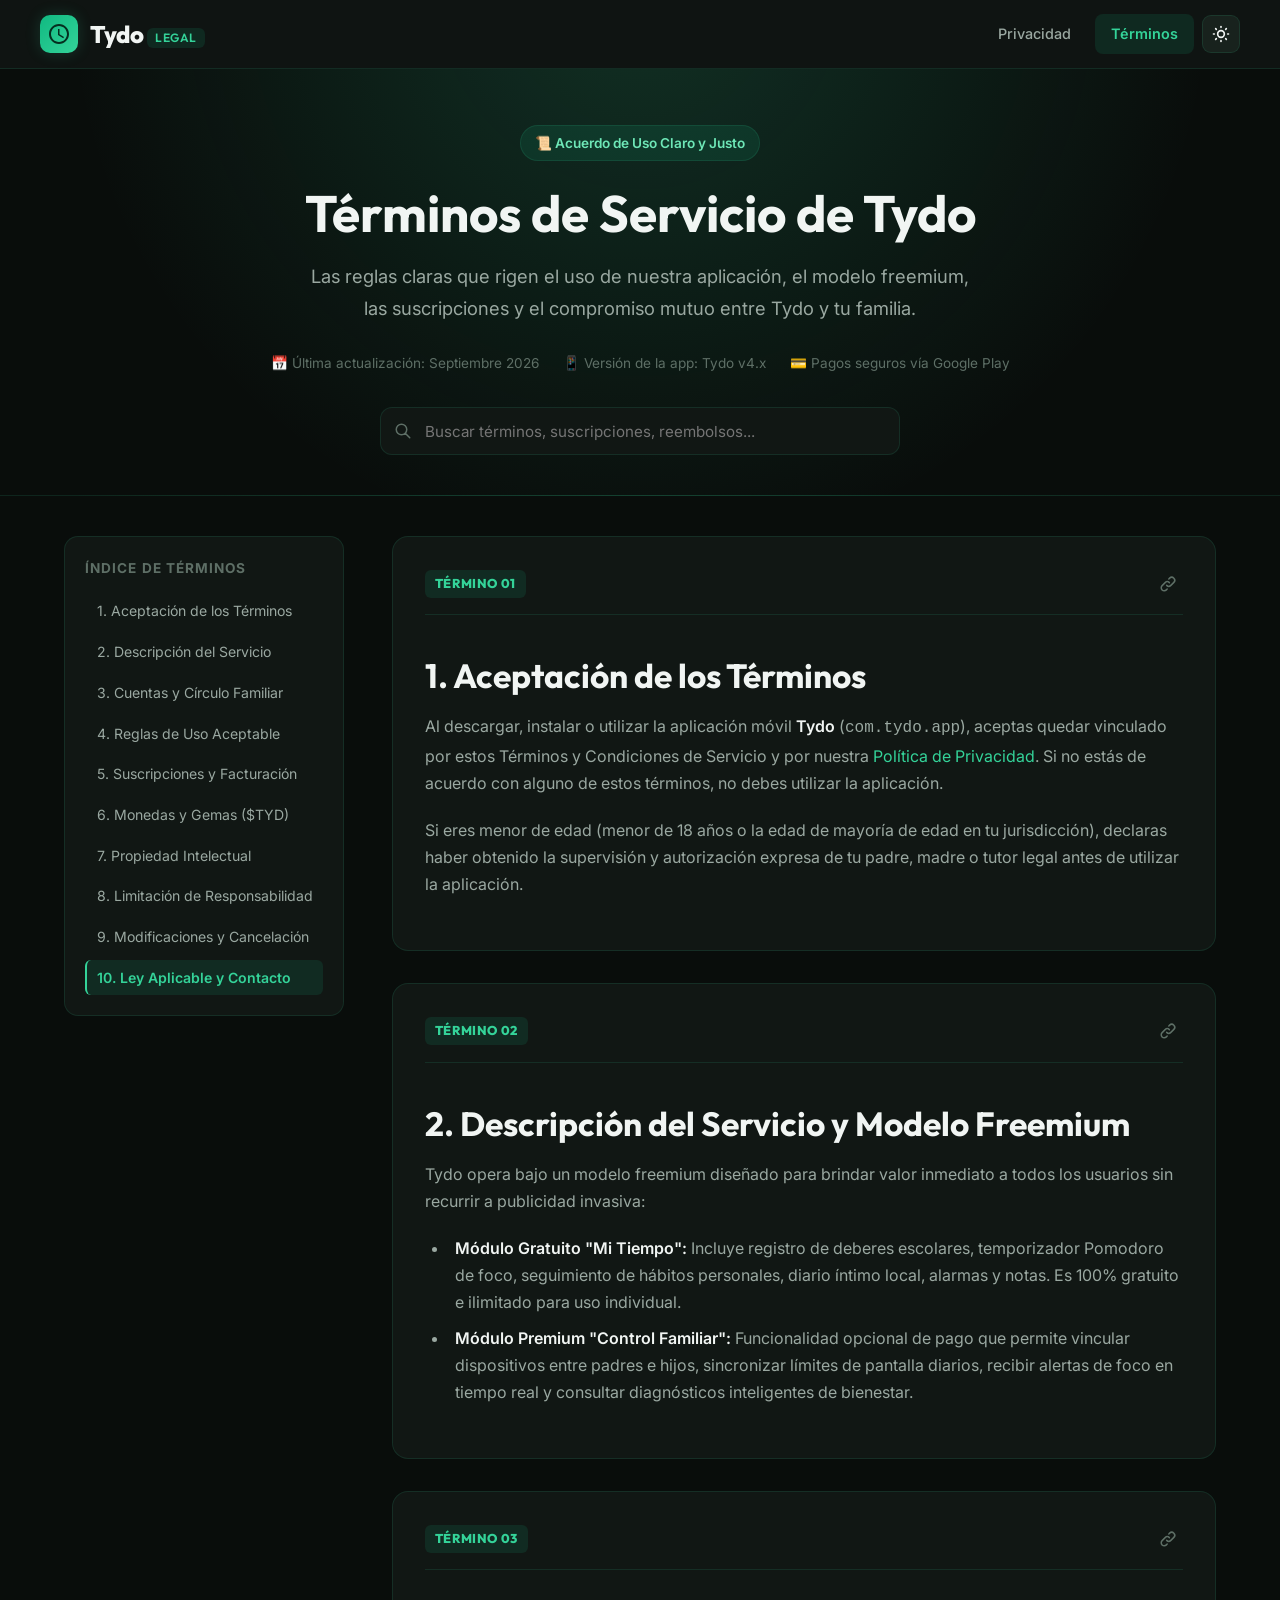
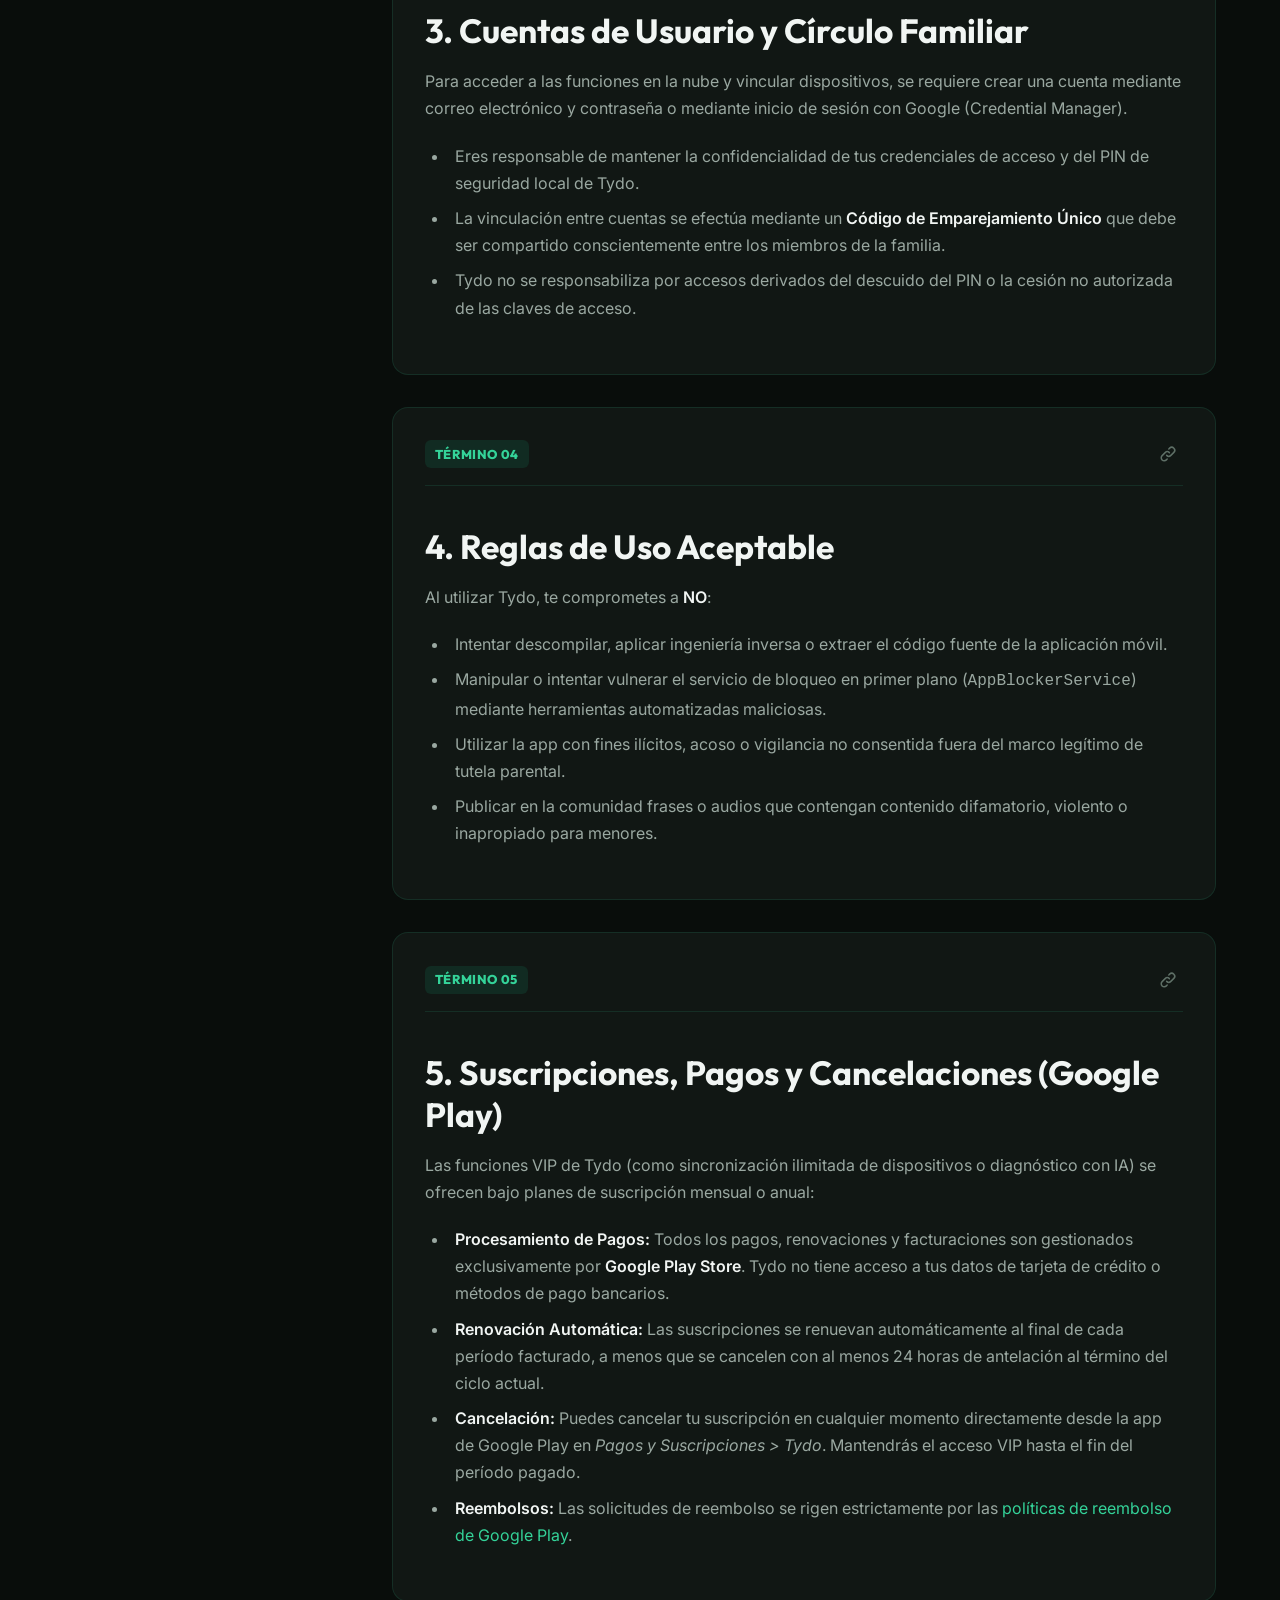
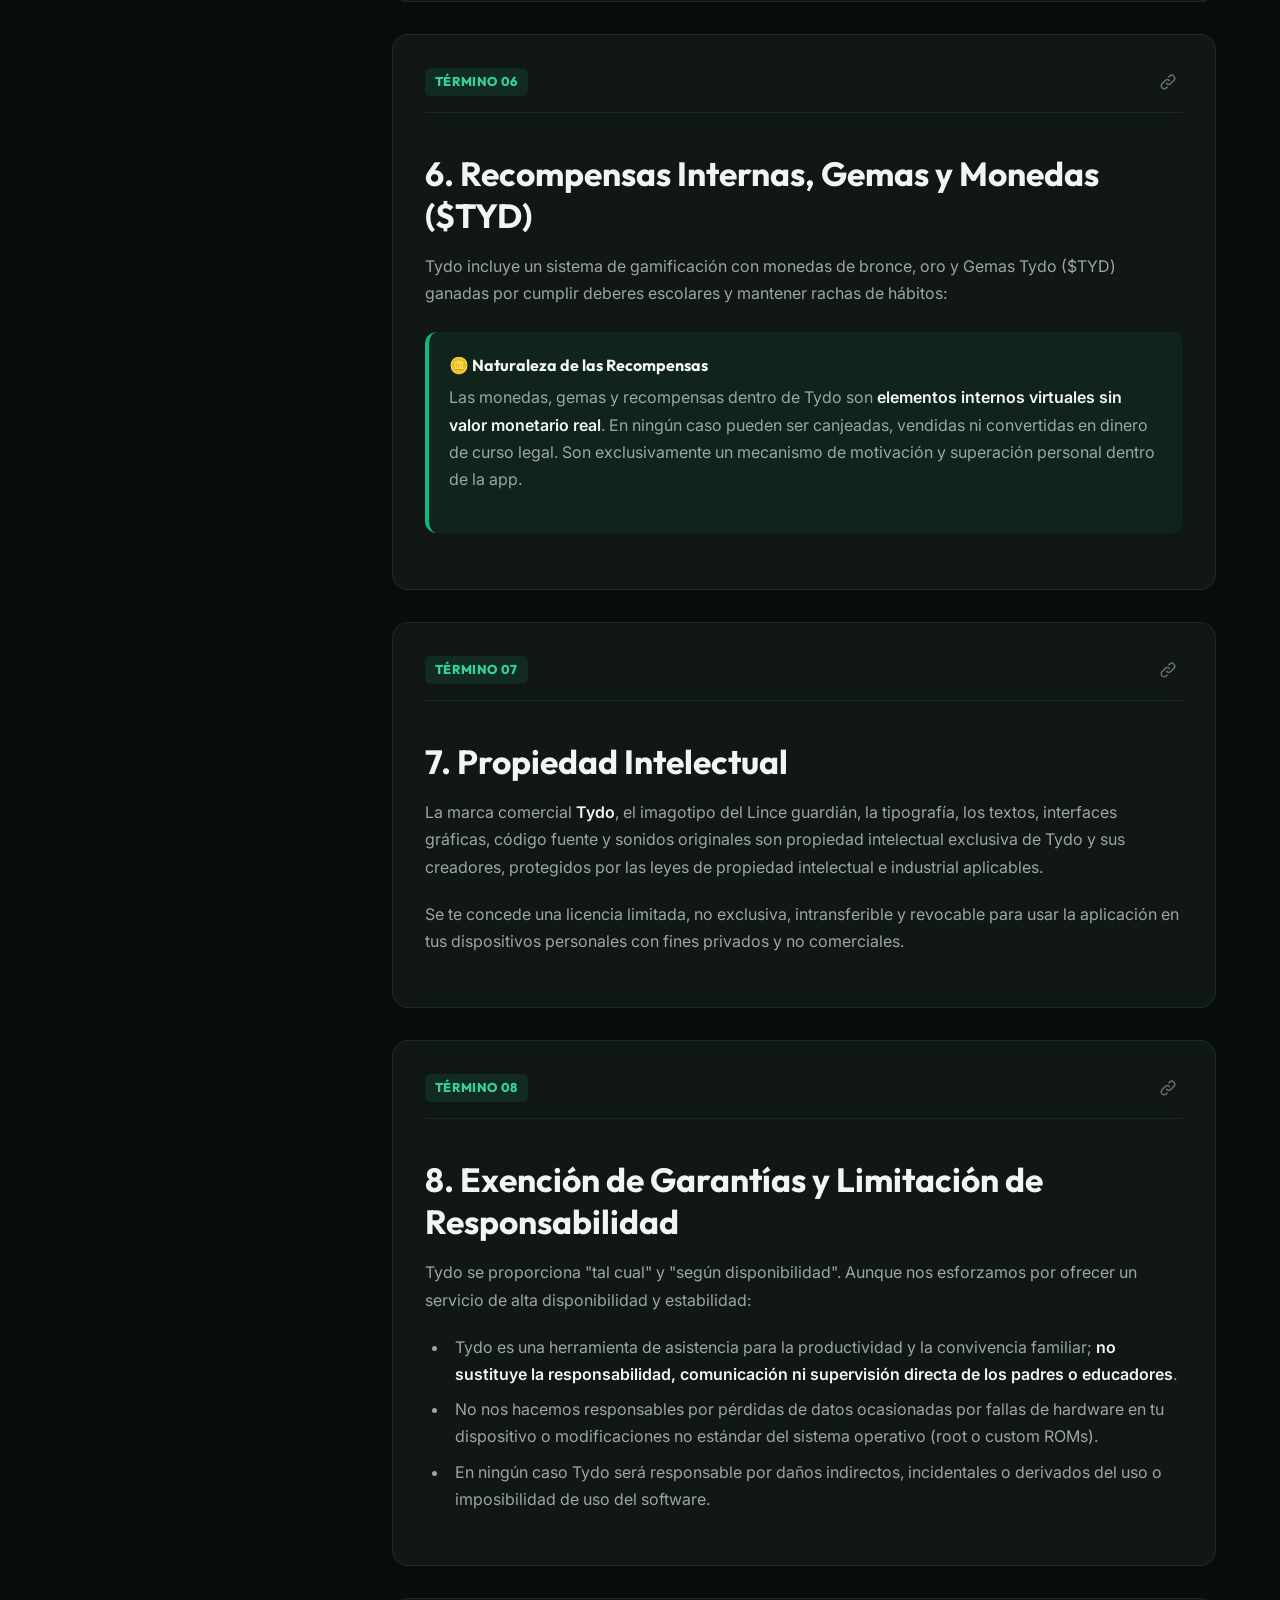
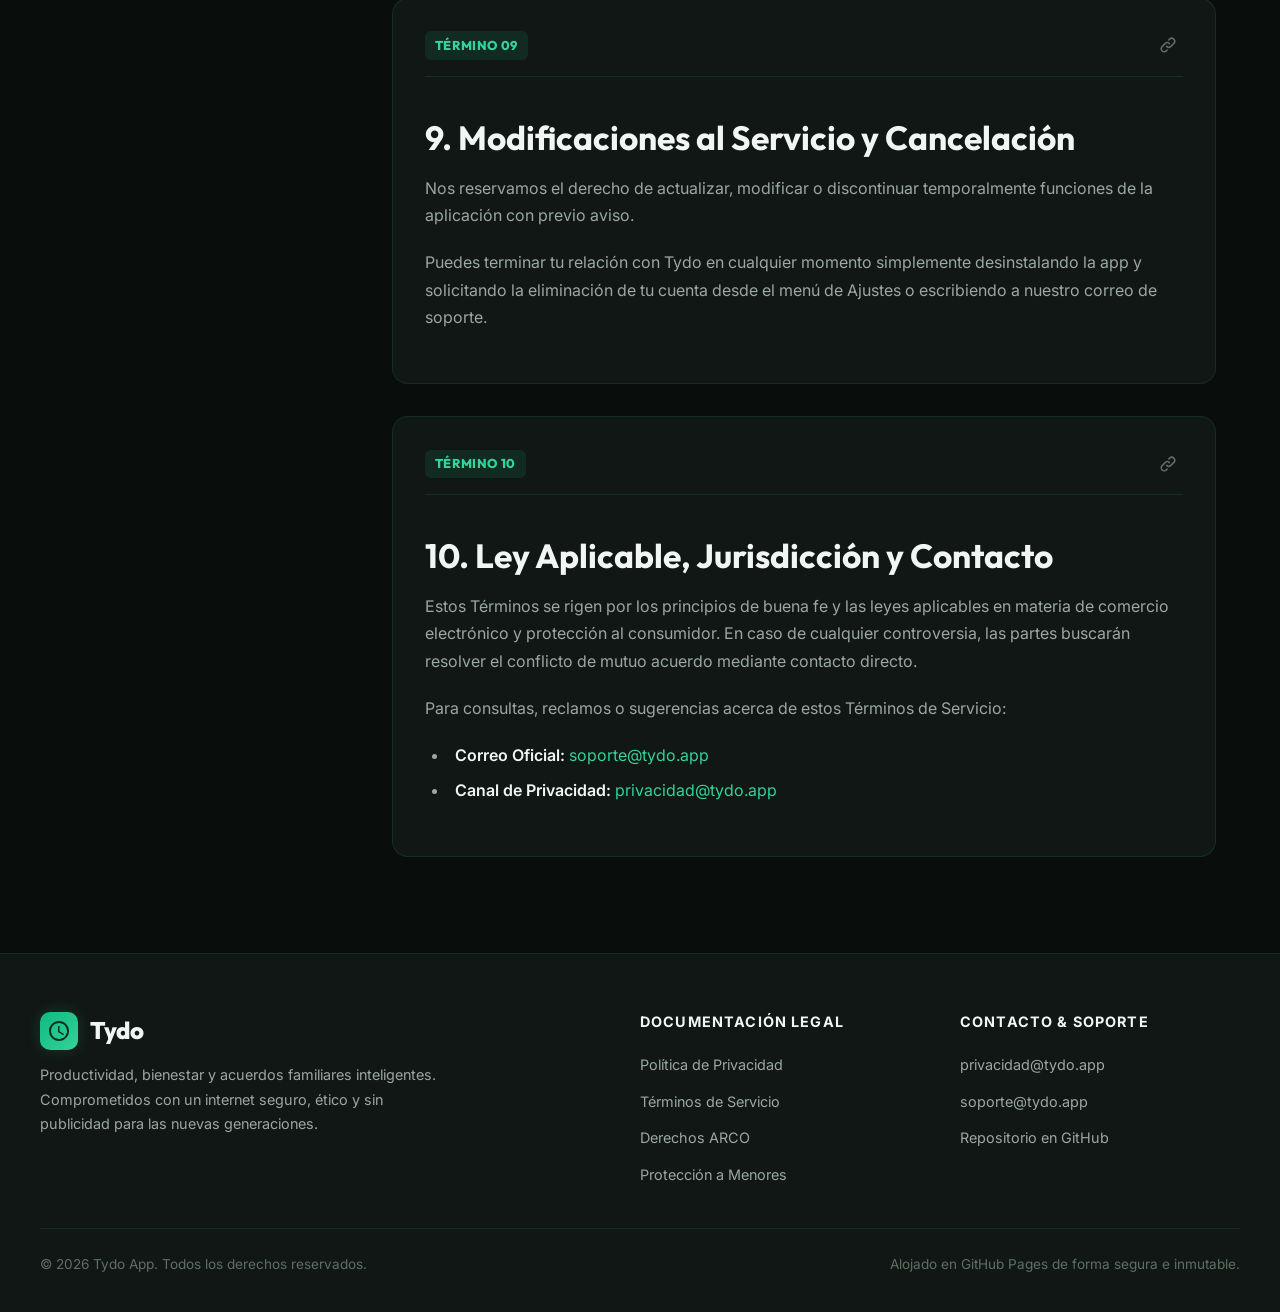
<file: terms.html>
<!DOCTYPE html>
<html lang="es" data-theme="dark">
<head>
  <meta charset="UTF-8">
  <meta name="viewport" content="width=device-width, initial-scale=1.0">
  <title>Términos y Condiciones de Servicio — Tydo App</title>
  <meta name="description" content="Términos y condiciones de uso de la aplicación móvil Tydo. Conoce las reglas del servicio, modelo freemium, suscripciones y responsabilidades.">
  <link rel="stylesheet" href="styles.css">
  <link rel="icon" href="data:image/svg+xml,<svg xmlns='http://www.w3.org/2000/svg' viewBox='0 0 24 24' fill='%2310b981'><path d='M12 2C6.48 2 2 6.48 2 12s4.48 10 10 10 10-4.48 10-10S17.52 2 12 2zm-1 14H9v-2h2v2zm0-4H9V7h2v5z'/></svg>">
</head>
<body>

  <!-- Header -->
  <header class="header">
    <div class="header-container">
      <a href="index.html" class="brand">
        <div class="brand-icon" title="Tydo">
          <svg viewBox="0 0 24 24" fill="currentColor">
            <path d="M12 2C6.48 2 2 6.48 2 12s4.48 10 10 10 10-4.48 10-10S17.52 2 12 2zm0 18c-4.41 0-8-3.59-8-8s3.59-8 8-8 8 3.59 8 8-3.59 8-8 8zm.5-13H11v6l5.25 3.15.75-1.23-4.5-2.67z"/>
          </svg>
        </div>
        <span class="brand-name">Tydo<span class="brand-tag">Legal</span></span>
      </a>

      <nav class="nav-links">
        <a href="index.html" class="nav-btn">Privacidad</a>
        <a href="terms.html" class="nav-btn active">Términos</a>
        <button id="theme-toggle" class="theme-toggle-btn" aria-label="Cambiar tema visual" title="Alternar modo claro/oscuro">
          <svg id="theme-icon" width="20" height="20" fill="none" stroke="currentColor" viewBox="0 0 24 24">
            <path stroke-linecap="round" stroke-linejoin="round" stroke-width="2" d="M12 3v1m0 16v1m9-9h-1M4 12H3m15.364 6.364l-.707-.707M6.343 6.343l-.707-.707m12.728 0l-.707.707M6.343 17.657l-.707.707M16 12a4 4 0 11-8 0 4 4 0 018 0z"></path>
          </svg>
        </button>
      </nav>
    </div>
  </header>

  <!-- Hero Section -->
  <section class="hero">
    <div class="hero-content">
      <div class="hero-badge">
        <span>📜 Acuerdo de Uso Claro y Justo</span>
      </div>
      <h1>Términos de Servicio de Tydo</h1>
      <p class="hero-subtitle">
        Las reglas claras que rigen el uso de nuestra aplicación, el modelo freemium, las suscripciones y el compromiso mutuo entre Tydo y tu familia.
      </p>

      <div class="meta-bar">
        <span class="meta-item">📅 Última actualización: Septiembre 2026</span>
        <span class="meta-item">📱 Versión de la app: Tydo v4.x</span>
        <span class="meta-item">💳 Pagos seguros vía Google Play</span>
      </div>

      <div class="search-container">
        <svg class="search-icon" width="18" height="18" fill="none" stroke="currentColor" viewBox="0 0 24 24">
          <path stroke-linecap="round" stroke-linejoin="round" stroke-width="2" d="M21 21l-6-6m2-5a7 7 0 11-14 0 7 7 0 0114 0z"></path>
        </svg>
        <input type="text" id="legal-search" class="search-input" placeholder="Buscar términos, suscripciones, reembolsos...">
      </div>
    </div>
  </section>

  <!-- Main Layout -->
  <main class="main-layout">
    
    <!-- Sticky TOC Sidebar -->
    <aside class="toc-sidebar">
      <div class="toc-title">Índice de Términos</div>
      <ul class="toc-list">
        <li><a href="#term-1" class="toc-link">1. Aceptación de los Términos</a></li>
        <li><a href="#term-2" class="toc-link">2. Descripción del Servicio</a></li>
        <li><a href="#term-3" class="toc-link">3. Cuentas y Círculo Familiar</a></li>
        <li><a href="#term-4" class="toc-link">4. Reglas de Uso Aceptable</a></li>
        <li><a href="#term-5" class="toc-link">5. Suscripciones y Facturación</a></li>
        <li><a href="#term-6" class="toc-link">6. Monedas y Gemas ($TYD)</a></li>
        <li><a href="#term-7" class="toc-link">7. Propiedad Intelectual</a></li>
        <li><a href="#term-8" class="toc-link">8. Limitación de Responsabilidad</a></li>
        <li><a href="#term-9" class="toc-link">9. Modificaciones y Cancelación</a></li>
        <li><a href="#term-10" class="toc-link">10. Ley Aplicable y Contacto</a></li>
      </ul>
    </aside>

    <!-- Content Sections -->
    <div class="legal-content">

      <!-- Section 1 -->
      <section id="term-1" class="legal-section">
        <div class="section-header">
          <span class="section-num">Término 01</span>
          <button class="copy-anchor-btn" data-target="term-1" title="Copiar enlace"><svg width="18" height="18" fill="none" stroke="currentColor" viewBox="0 0 24 24"><path stroke-linecap="round" stroke-linejoin="round" stroke-width="2" d="M13.828 10.172a4 4 0 00-5.656 0l-4 4a4 4 0 105.656 5.656l1.102-1.101m-.758-4.899a4 4 0 005.656 0l4-4a4 4 0 00-5.656-5.656l-1.1 1.1"></path></svg></button>
        </div>
        <h2>1. Aceptación de los Términos</h2>
        <p>
          Al descargar, instalar o utilizar la aplicación móvil <strong>Tydo</strong> (<code>com.tydo.app</code>), aceptas quedar vinculado por estos Términos y Condiciones de Servicio y por nuestra <a href="index.html">Política de Privacidad</a>. Si no estás de acuerdo con alguno de estos términos, no debes utilizar la aplicación.
        </p>
        <p>
          Si eres menor de edad (menor de 18 años o la edad de mayoría de edad en tu jurisdicción), declaras haber obtenido la supervisión y autorización expresa de tu padre, madre o tutor legal antes de utilizar la aplicación.
        </p>
      </section>

      <!-- Section 2 -->
      <section id="term-2" class="legal-section">
        <div class="section-header">
          <span class="section-num">Término 02</span>
          <button class="copy-anchor-btn" data-target="term-2" title="Copiar enlace"><svg width="18" height="18" fill="none" stroke="currentColor" viewBox="0 0 24 24"><path stroke-linecap="round" stroke-linejoin="round" stroke-width="2" d="M13.828 10.172a4 4 0 00-5.656 0l-4 4a4 4 0 105.656 5.656l1.102-1.101m-.758-4.899a4 4 0 005.656 0l4-4a4 4 0 00-5.656-5.656l-1.1 1.1"></path></svg></button>
        </div>
        <h2>2. Descripción del Servicio y Modelo Freemium</h2>
        <p>
          Tydo opera bajo un modelo freemium diseñado para brindar valor inmediato a todos los usuarios sin recurrir a publicidad invasiva:
        </p>
        <ul>
          <li><strong>Módulo Gratuito "Mi Tiempo":</strong> Incluye registro de deberes escolares, temporizador Pomodoro de foco, seguimiento de hábitos personales, diario íntimo local, alarmas y notas. Es 100% gratuito e ilimitado para uso individual.</li>
          <li><strong>Módulo Premium "Control Familiar":</strong> Funcionalidad opcional de pago que permite vincular dispositivos entre padres e hijos, sincronizar límites de pantalla diarios, recibir alertas de foco en tiempo real y consultar diagnósticos inteligentes de bienestar.</li>
        </ul>
      </section>

      <!-- Section 3 -->
      <section id="term-3" class="legal-section">
        <div class="section-header">
          <span class="section-num">Término 03</span>
          <button class="copy-anchor-btn" data-target="term-3" title="Copiar enlace"><svg width="18" height="18" fill="none" stroke="currentColor" viewBox="0 0 24 24"><path stroke-linecap="round" stroke-linejoin="round" stroke-width="2" d="M13.828 10.172a4 4 0 00-5.656 0l-4 4a4 4 0 105.656 5.656l1.102-1.101m-.758-4.899a4 4 0 005.656 0l4-4a4 4 0 00-5.656-5.656l-1.1 1.1"></path></svg></button>
        </div>
        <h2>3. Cuentas de Usuario y Círculo Familiar</h2>
        <p>
          Para acceder a las funciones en la nube y vincular dispositivos, se requiere crear una cuenta mediante correo electrónico y contraseña o mediante inicio de sesión con Google (Credential Manager).
        </p>
        <ul>
          <li>Eres responsable de mantener la confidencialidad de tus credenciales de acceso y del PIN de seguridad local de Tydo.</li>
          <li>La vinculación entre cuentas se efectúa mediante un <strong>Código de Emparejamiento Único</strong> que debe ser compartido conscientemente entre los miembros de la familia.</li>
          <li>Tydo no se responsabiliza por accesos derivados del descuido del PIN o la cesión no autorizada de las claves de acceso.</li>
        </ul>
      </section>

      <!-- Section 4 -->
      <section id="term-4" class="legal-section">
        <div class="section-header">
          <span class="section-num">Término 04</span>
          <button class="copy-anchor-btn" data-target="term-4" title="Copiar enlace"><svg width="18" height="18" fill="none" stroke="currentColor" viewBox="0 0 24 24"><path stroke-linecap="round" stroke-linejoin="round" stroke-width="2" d="M13.828 10.172a4 4 0 00-5.656 0l-4 4a4 4 0 105.656 5.656l1.102-1.101m-.758-4.899a4 4 0 005.656 0l4-4a4 4 0 00-5.656-5.656l-1.1 1.1"></path></svg></button>
        </div>
        <h2>4. Reglas de Uso Aceptable</h2>
        <p>Al utilizar Tydo, te comprometes a <strong>NO</strong>:</p>
        <ul>
          <li>Intentar descompilar, aplicar ingeniería inversa o extraer el código fuente de la aplicación móvil.</li>
          <li>Manipular o intentar vulnerar el servicio de bloqueo en primer plano (<code>AppBlockerService</code>) mediante herramientas automatizadas maliciosas.</li>
          <li>Utilizar la app con fines ilícitos, acoso o vigilancia no consentida fuera del marco legítimo de tutela parental.</li>
          <li>Publicar en la comunidad frases o audios que contengan contenido difamatorio, violento o inapropiado para menores.</li>
        </ul>
      </section>

      <!-- Section 5 -->
      <section id="term-5" class="legal-section">
        <div class="section-header">
          <span class="section-num">Término 05</span>
          <button class="copy-anchor-btn" data-target="term-5" title="Copiar enlace"><svg width="18" height="18" fill="none" stroke="currentColor" viewBox="0 0 24 24"><path stroke-linecap="round" stroke-linejoin="round" stroke-width="2" d="M13.828 10.172a4 4 0 00-5.656 0l-4 4a4 4 0 105.656 5.656l1.102-1.101m-.758-4.899a4 4 0 005.656 0l4-4a4 4 0 00-5.656-5.656l-1.1 1.1"></path></svg></button>
        </div>
        <h2>5. Suscripciones, Pagos y Cancelaciones (Google Play)</h2>
        <p>
          Las funciones VIP de Tydo (como sincronización ilimitada de dispositivos o diagnóstico con IA) se ofrecen bajo planes de suscripción mensual o anual:
        </p>
        <ul>
          <li><strong>Procesamiento de Pagos:</strong> Todos los pagos, renovaciones y facturaciones son gestionados exclusivamente por <strong>Google Play Store</strong>. Tydo no tiene acceso a tus datos de tarjeta de crédito o métodos de pago bancarios.</li>
          <li><strong>Renovación Automática:</strong> Las suscripciones se renuevan automáticamente al final de cada período facturado, a menos que se cancelen con al menos 24 horas de antelación al término del ciclo actual.</li>
          <li><strong>Cancelación:</strong> Puedes cancelar tu suscripción en cualquier momento directamente desde la app de Google Play en <em>Pagos y Suscripciones &gt; Tydo</em>. Mantendrás el acceso VIP hasta el fin del período pagado.</li>
          <li><strong>Reembolsos:</strong> Las solicitudes de reembolso se rigen estrictamente por las <a href="https://support.google.com/googleplay/answer/2479637" target="_blank" rel="noopener">políticas de reembolso de Google Play</a>.</li>
        </ul>
      </section>

      <!-- Section 6 -->
      <section id="term-6" class="legal-section">
        <div class="section-header">
          <span class="section-num">Término 06</span>
          <button class="copy-anchor-btn" data-target="term-6" title="Copiar enlace"><svg width="18" height="18" fill="none" stroke="currentColor" viewBox="0 0 24 24"><path stroke-linecap="round" stroke-linejoin="round" stroke-width="2" d="M13.828 10.172a4 4 0 00-5.656 0l-4 4a4 4 0 105.656 5.656l1.102-1.101m-.758-4.899a4 4 0 005.656 0l4-4a4 4 0 00-5.656-5.656l-1.1 1.1"></path></svg></button>
        </div>
        <h2>6. Recompensas Internas, Gemas y Monedas ($TYD)</h2>
        <p>
          Tydo incluye un sistema de gamificación con monedas de bronce, oro y Gemas Tydo ($TYD) ganadas por cumplir deberes escolares y mantener rachas de hábitos:
        </p>
        <div class="callout callout-info">
          <div class="callout-title">🪙 Naturaleza de las Recompensas</div>
          <p>
            Las monedas, gemas y recompensas dentro de Tydo son <strong>elementos internos virtuales sin valor monetario real</strong>. En ningún caso pueden ser canjeadas, vendidas ni convertidas en dinero de curso legal. Son exclusivamente un mecanismo de motivación y superación personal dentro de la app.
          </p>
        </div>
      </section>

      <!-- Section 7 -->
      <section id="term-7" class="legal-section">
        <div class="section-header">
          <span class="section-num">Término 07</span>
          <button class="copy-anchor-btn" data-target="term-7" title="Copiar enlace"><svg width="18" height="18" fill="none" stroke="currentColor" viewBox="0 0 24 24"><path stroke-linecap="round" stroke-linejoin="round" stroke-width="2" d="M13.828 10.172a4 4 0 00-5.656 0l-4 4a4 4 0 105.656 5.656l1.102-1.101m-.758-4.899a4 4 0 005.656 0l4-4a4 4 0 00-5.656-5.656l-1.1 1.1"></path></svg></button>
        </div>
        <h2>7. Propiedad Intelectual</h2>
        <p>
          La marca comercial <strong>Tydo</strong>, el imagotipo del Lince guardián, la tipografía, los textos, interfaces gráficas, código fuente y sonidos originales son propiedad intelectual exclusiva de Tydo y sus creadores, protegidos por las leyes de propiedad intelectual e industrial aplicables.
        </p>
        <p>
          Se te concede una licencia limitada, no exclusiva, intransferible y revocable para usar la aplicación en tus dispositivos personales con fines privados y no comerciales.
        </p>
      </section>

      <!-- Section 8 -->
      <section id="term-8" class="legal-section">
        <div class="section-header">
          <span class="section-num">Término 08</span>
          <button class="copy-anchor-btn" data-target="term-8" title="Copiar enlace"><svg width="18" height="18" fill="none" stroke="currentColor" viewBox="0 0 24 24"><path stroke-linecap="round" stroke-linejoin="round" stroke-width="2" d="M13.828 10.172a4 4 0 00-5.656 0l-4 4a4 4 0 105.656 5.656l1.102-1.101m-.758-4.899a4 4 0 005.656 0l4-4a4 4 0 00-5.656-5.656l-1.1 1.1"></path></svg></button>
        </div>
        <h2>8. Exención de Garantías y Limitación de Responsabilidad</h2>
        <p>
          Tydo se proporciona "tal cual" y "según disponibilidad". Aunque nos esforzamos por ofrecer un servicio de alta disponibilidad y estabilidad:
        </p>
        <ul>
          <li>Tydo es una herramienta de asistencia para la productividad y la convivencia familiar; <strong>no sustituye la responsabilidad, comunicación ni supervisión directa de los padres o educadores</strong>.</li>
          <li>No nos hacemos responsables por pérdidas de datos ocasionadas por fallas de hardware en tu dispositivo o modificaciones no estándar del sistema operativo (root o custom ROMs).</li>
          <li>En ningún caso Tydo será responsable por daños indirectos, incidentales o derivados del uso o imposibilidad de uso del software.</li>
        </ul>
      </section>

      <!-- Section 9 -->
      <section id="term-9" class="legal-section">
        <div class="section-header">
          <span class="section-num">Término 09</span>
          <button class="copy-anchor-btn" data-target="term-9" title="Copiar enlace"><svg width="18" height="18" fill="none" stroke="currentColor" viewBox="0 0 24 24"><path stroke-linecap="round" stroke-linejoin="round" stroke-width="2" d="M13.828 10.172a4 4 0 00-5.656 0l-4 4a4 4 0 105.656 5.656l1.102-1.101m-.758-4.899a4 4 0 005.656 0l4-4a4 4 0 00-5.656-5.656l-1.1 1.1"></path></svg></button>
        </div>
        <h2>9. Modificaciones al Servicio y Cancelación</h2>
        <p>
          Nos reservamos el derecho de actualizar, modificar o discontinuar temporalmente funciones de la aplicación con previo aviso.
        </p>
        <p>
          Puedes terminar tu relación con Tydo en cualquier momento simplemente desinstalando la app y solicitando la eliminación de tu cuenta desde el menú de Ajustes o escribiendo a nuestro correo de soporte.
        </p>
      </section>

      <!-- Section 10 -->
      <section id="term-10" class="legal-section">
        <div class="section-header">
          <span class="section-num">Término 10</span>
          <button class="copy-anchor-btn" data-target="term-10" title="Copiar enlace"><svg width="18" height="18" fill="none" stroke="currentColor" viewBox="0 0 24 24"><path stroke-linecap="round" stroke-linejoin="round" stroke-width="2" d="M13.828 10.172a4 4 0 00-5.656 0l-4 4a4 4 0 105.656 5.656l1.102-1.101m-.758-4.899a4 4 0 005.656 0l4-4a4 4 0 00-5.656-5.656l-1.1 1.1"></path></svg></button>
        </div>
        <h2>10. Ley Aplicable, Jurisdicción y Contacto</h2>
        <p>
          Estos Términos se rigen por los principios de buena fe y las leyes aplicables en materia de comercio electrónico y protección al consumidor. En caso de cualquier controversia, las partes buscarán resolver el conflicto de mutuo acuerdo mediante contacto directo.
        </p>
        <p>
          Para consultas, reclamos o sugerencias acerca de estos Términos de Servicio:
        </p>
        <ul>
          <li><strong>Correo Oficial:</strong> <a href="mailto:soporte@tydo.app">soporte@tydo.app</a></li>
          <li><strong>Canal de Privacidad:</strong> <a href="mailto:privacidad@tydo.app">privacidad@tydo.app</a></li>
        </ul>
      </section>

    </div>
  </main>

  <!-- Footer -->
  <footer class="footer">
    <div class="footer-container">
      <div class="footer-brand">
        <div class="brand">
          <div class="brand-icon">
            <svg viewBox="0 0 24 24" fill="currentColor">
              <path d="M12 2C6.48 2 2 6.48 2 12s4.48 10 10 10 10-4.48 10-10S17.52 2 12 2zm0 18c-4.41 0-8-3.59-8-8s3.59-8 8-8 8 3.59 8 8-3.59 8-8 8zm.5-13H11v6l5.25 3.15.75-1.23-4.5-2.67z"/>
            </svg>
          </div>
          <span class="brand-name">Tydo</span>
        </div>
        <p>Productividad, bienestar y acuerdos familiares inteligentes. Comprometidos con un internet seguro, ético y sin publicidad para las nuevas generaciones.</p>
      </div>

      <div>
        <div class="footer-title">Documentación Legal</div>
        <ul class="footer-links">
          <li><a href="index.html">Política de Privacidad</a></li>
          <li><a href="terms.html">Términos de Servicio</a></li>
          <li><a href="index.html#sec-9">Derechos ARCO</a></li>
          <li><a href="index.html#sec-10">Protección a Menores</a></li>
        </ul>
      </div>

      <div>
        <div class="footer-title">Contacto &amp; Soporte</div>
        <ul class="footer-links">
          <li><a href="mailto:privacidad@tydo.app">privacidad@tydo.app</a></li>
          <li><a href="mailto:soporte@tydo.app">soporte@tydo.app</a></li>
          <li><a href="https://github.com/niltontk/tydo-docs" target="_blank" rel="noopener">Repositorio en GitHub</a></li>
        </ul>
      </div>
    </div>

    <div class="footer-bottom">
      <span>&copy; 2026 Tydo App. Todos los derechos reservados.</span>
      <span>Alojado en GitHub Pages de forma segura e inmutable.</span>
    </div>
  </footer>

  <script src="app.js"></script>
</body>
</html>
</file>
<file: styles.css>
@import url('https://fonts.googleapis.com/css2?family=Inter:wght@300;400;500;600;700&family=Outfit:wght@500;600;700;800&display=swap');

:root {
  --font-heading: 'Outfit', -apple-system, BlinkMacSystemFont, 'Segoe UI', Roboto, sans-serif;
  --font-body: 'Inter', -apple-system, BlinkMacSystemFont, 'Segoe UI', Roboto, sans-serif;

  /* Dark Theme (Default) */
  --bg-body: #090d0b;
  --bg-surface: #111714;
  --bg-surface-elevated: #18221d;
  --bg-surface-glass: rgba(17, 23, 20, 0.85);
  
  --border-subtle: rgba(52, 211, 153, 0.12);
  --border-focus: #10b981;
  
  --text-primary: #f1f5f3;
  --text-secondary: #9aa8a1;
  --text-muted: #5e6f66;
  
  --brand-mint: #34d399;
  --brand-emerald: #10b981;
  --brand-glow: rgba(52, 211, 153, 0.18);
  --brand-dark: #047857;

  --badge-bg: rgba(16, 185, 129, 0.12);
  --badge-text: #6ee7b7;

  --card-shadow: 0 10px 30px -10px rgba(0, 0, 0, 0.5);
  --transition: all 0.25s cubic-bezier(0.16, 1, 0.3, 1);
}

[data-theme="light"] {
  --bg-body: #f8faf8;
  --bg-surface: #ffffff;
  --bg-surface-elevated: #edf2ee;
  --bg-surface-glass: rgba(255, 255, 255, 0.9);
  
  --border-subtle: rgba(16, 185, 129, 0.18);
  --border-focus: #059669;
  
  --text-primary: #121815;
  --text-secondary: #485a50;
  --text-muted: #7c8e84;
  
  --brand-mint: #059669;
  --brand-emerald: #10b981;
  --brand-glow: rgba(16, 185, 129, 0.15);
  --brand-dark: #065f46;

  --badge-bg: rgba(16, 185, 129, 0.1);
  --badge-text: #065f46;

  --card-shadow: 0 10px 25px -5px rgba(16, 185, 129, 0.08);
}

* {
  box-sizing: border-box;
  margin: 0;
  padding: 0;
}

html {
  scroll-behavior: smooth;
  font-size: 16px;
}

body {
  background-color: var(--bg-body);
  color: var(--text-primary);
  font-family: var(--font-body);
  line-height: 1.7;
  overflow-x: hidden;
  transition: background-color 0.3s ease, color 0.3s ease;
}

/* Typography */
h1, h2, h3, h4, h5, h6 {
  font-family: var(--font-heading);
  color: var(--text-primary);
  font-weight: 700;
  line-height: 1.25;
}

h1 { font-size: clamp(2.2rem, 4vw, 3.2rem); }
h2 { font-size: clamp(1.6rem, 3vw, 2.1rem); margin-top: 2.5rem; margin-bottom: 1rem; }
h3 { font-size: 1.25rem; margin-top: 1.5rem; margin-bottom: 0.75rem; color: var(--brand-mint); }

p {
  margin-bottom: 1.25rem;
  color: var(--text-secondary);
  font-size: 1rem;
}

strong {
  color: var(--text-primary);
  font-weight: 600;
}

a {
  color: var(--brand-mint);
  text-decoration: none;
  transition: var(--transition);
}

a:hover {
  text-decoration: underline;
  color: var(--brand-emerald);
}

/* Header & Navigation */
.header {
  position: sticky;
  top: 0;
  z-index: 100;
  background: var(--bg-surface-glass);
  backdrop-filter: blur(14px);
  -webkit-backdrop-filter: blur(14px);
  border-bottom: 1px solid var(--border-subtle);
  padding: 0.85rem 1.5rem;
}

.header-container {
  max-width: 1200px;
  margin: 0 auto;
  display: flex;
  align-items: center;
  justify-content: space-between;
  gap: 1rem;
}

.brand {
  display: flex;
  align-items: center;
  gap: 0.75rem;
  text-decoration: none;
}

.brand-icon {
  width: 38px;
  height: 38px;
  border-radius: 10px;
  background: linear-gradient(135deg, var(--brand-emerald), var(--brand-mint));
  display: flex;
  align-items: center;
  justify-content: center;
  color: #052e1f;
  box-shadow: 0 0 15px var(--brand-glow);
}

.brand-icon svg {
  width: 24px;
  height: 24px;
}

.brand-name {
  font-family: var(--font-heading);
  font-size: 1.5rem;
  font-weight: 800;
  color: var(--text-primary);
  letter-spacing: -0.02em;
}

.brand-tag {
  font-size: 0.75rem;
  font-weight: 600;
  color: var(--brand-mint);
  background: var(--badge-bg);
  padding: 0.15rem 0.5rem;
  border-radius: 6px;
  margin-left: 0.25rem;
  text-transform: uppercase;
  letter-spacing: 0.05em;
}

.nav-links {
  display: flex;
  align-items: center;
  gap: 0.5rem;
}

.nav-btn {
  padding: 0.5rem 1rem;
  border-radius: 8px;
  font-size: 0.9rem;
  font-weight: 500;
  color: var(--text-secondary);
  text-decoration: none;
  transition: var(--transition);
}

.nav-btn:hover {
  color: var(--text-primary);
  background: var(--bg-surface-elevated);
  text-decoration: none;
}

.nav-btn.active {
  color: var(--brand-mint);
  background: var(--badge-bg);
  font-weight: 600;
}

.theme-toggle-btn {
  background: var(--bg-surface-elevated);
  border: 1px solid var(--border-subtle);
  color: var(--text-primary);
  width: 38px;
  height: 38px;
  border-radius: 9px;
  cursor: pointer;
  display: flex;
  align-items: center;
  justify-content: center;
  transition: var(--transition);
}

.theme-toggle-btn:hover {
  border-color: var(--brand-mint);
  transform: translateY(-1px);
}

/* Hero Section */
.hero {
  padding: 3.5rem 1.5rem 2.5rem;
  text-align: center;
  background: radial-gradient(circle at 50% -20%, var(--brand-glow), transparent 70%);
  border-bottom: 1px solid var(--border-subtle);
}

.hero-content {
  max-width: 820px;
  margin: 0 auto;
}

.hero-badge {
  display: inline-flex;
  align-items: center;
  gap: 0.5rem;
  padding: 0.35rem 0.85rem;
  border-radius: 20px;
  background: var(--badge-bg);
  border: 1px solid var(--border-subtle);
  color: var(--badge-text);
  font-size: 0.85rem;
  font-weight: 600;
  margin-bottom: 1.25rem;
}

.hero-subtitle {
  font-size: 1.15rem;
  color: var(--text-secondary);
  margin-top: 1rem;
  max-width: 680px;
  margin-left: auto;
  margin-right: auto;
}

.meta-bar {
  display: flex;
  flex-wrap: wrap;
  align-items: center;
  justify-content: center;
  gap: 1.5rem;
  margin-top: 1.75rem;
  font-size: 0.85rem;
  color: var(--text-muted);
}

.meta-item {
  display: inline-flex;
  align-items: center;
  gap: 0.35rem;
}

/* Search Bar */
.search-container {
  max-width: 520px;
  margin: 2rem auto 0;
  position: relative;
}

.search-input {
  width: 100%;
  padding: 0.85rem 1rem 0.85rem 2.75rem;
  border-radius: 12px;
  border: 1px solid var(--border-subtle);
  background: var(--bg-surface);
  color: var(--text-primary);
  font-family: var(--font-body);
  font-size: 0.95rem;
  transition: var(--transition);
}

.search-input:focus {
  outline: none;
  border-color: var(--brand-mint);
  box-shadow: 0 0 0 3px var(--brand-glow);
}

.search-icon {
  position: absolute;
  left: 0.9rem;
  top: 50%;
  transform: translateY(-50%);
  color: var(--text-muted);
  pointer-events: none;
}

/* Nutrition Grid */
.nutrition-grid {
  display: grid;
  grid-template-columns: repeat(auto-fit, minmax(240px, 1fr));
  gap: 1rem;
  margin: 2rem 0;
}

.nutrition-card {
  background: var(--bg-surface);
  border: 1px solid var(--border-subtle);
  border-radius: 14px;
  padding: 1.25rem;
  transition: var(--transition);
}

.nutrition-card:hover {
  transform: translateY(-2px);
  border-color: var(--brand-mint);
  box-shadow: var(--card-shadow);
}

.nutrition-card-header {
  display: flex;
  align-items: center;
  gap: 0.75rem;
  margin-bottom: 0.5rem;
}

.nutrition-card-icon {
  width: 32px;
  height: 32px;
  border-radius: 8px;
  background: var(--badge-bg);
  color: var(--brand-mint);
  display: flex;
  align-items: center;
  justify-content: center;
  font-size: 1.1rem;
}

.nutrition-card-title {
  font-family: var(--font-heading);
  font-size: 1rem;
  font-weight: 700;
  color: var(--text-primary);
}

.nutrition-card-text {
  font-size: 0.88rem;
  color: var(--text-secondary);
  margin-bottom: 0;
  line-height: 1.5;
}

/* Main Layout */
.main-layout {
  max-width: 1200px;
  margin: 2.5rem auto;
  padding: 0 1.5rem;
  display: grid;
  grid-template-columns: 280px 1fr;
  gap: 3rem;
  align-items: start;
}

@media (max-width: 900px) {
  .main-layout {
    grid-template-columns: 1fr;
    gap: 1.5rem;
  }
}

/* TOC Sidebar */
.toc-sidebar {
  position: sticky;
  top: 5.5rem;
  background: var(--bg-surface);
  border: 1px solid var(--border-subtle);
  border-radius: 14px;
  padding: 1.25rem;
  max-height: calc(100vh - 7rem);
  overflow-y: auto;
}

@media (max-width: 900px) {
  .toc-sidebar {
    position: static;
    max-height: none;
  }
}

.toc-title {
  font-size: 0.85rem;
  text-transform: uppercase;
  letter-spacing: 0.08em;
  color: var(--text-muted);
  margin-bottom: 0.85rem;
  font-weight: 700;
}

.toc-list {
  list-style: none;
  display: flex;
  flex-direction: column;
  gap: 0.35rem;
}

.toc-link {
  font-size: 0.88rem;
  color: var(--text-secondary);
  text-decoration: none;
  padding: 0.35rem 0.6rem;
  border-radius: 6px;
  display: block;
  transition: var(--transition);
  border-left: 2px solid transparent;
}

.toc-link:hover {
  color: var(--brand-mint);
  background: var(--bg-surface-elevated);
  text-decoration: none;
  padding-left: 0.8rem;
}

.toc-link.active {
  color: var(--brand-mint);
  background: var(--badge-bg);
  border-left-color: var(--brand-mint);
  font-weight: 600;
}

/* Legal Sections */
.legal-content {
  min-width: 0;
}

.legal-section {
  background: var(--bg-surface);
  border: 1px solid var(--border-subtle);
  border-radius: 16px;
  padding: 2rem;
  margin-bottom: 2rem;
  transition: var(--transition);
  position: relative;
}

.legal-section:hover {
  border-color: rgba(52, 211, 153, 0.25);
}

.section-header {
  display: flex;
  align-items: center;
  justify-content: space-between;
  gap: 1rem;
  border-bottom: 1px solid var(--border-subtle);
  padding-bottom: 1rem;
  margin-bottom: 1.25rem;
}

.section-num {
  font-family: var(--font-heading);
  font-size: 0.8rem;
  font-weight: 800;
  color: var(--brand-mint);
  background: var(--badge-bg);
  padding: 0.2rem 0.6rem;
  border-radius: 6px;
  text-transform: uppercase;
  letter-spacing: 0.05em;
}

.copy-anchor-btn {
  background: transparent;
  border: none;
  color: var(--text-muted);
  cursor: pointer;
  padding: 0.35rem;
  border-radius: 6px;
  display: inline-flex;
  align-items: center;
  justify-content: center;
  transition: var(--transition);
}

.copy-anchor-btn:hover {
  color: var(--brand-mint);
  background: var(--bg-surface-elevated);
}

.legal-section ul, .legal-section ol {
  margin-left: 1.5rem;
  margin-bottom: 1.25rem;
  color: var(--text-secondary);
}

.legal-section li {
  margin-bottom: 0.5rem;
  padding-left: 0.35rem;
}

/* Callouts */
.callout {
  border-radius: 12px;
  padding: 1.25rem;
  margin: 1.5rem 0;
  border-left: 4px solid;
}

.callout-info {
  background: rgba(16, 185, 129, 0.08);
  border-left-color: var(--brand-emerald);
  color: var(--text-secondary);
}

.callout-warning {
  background: rgba(245, 158, 11, 0.08);
  border-left-color: #f59e0b;
  color: var(--text-secondary);
}

.callout-title {
  font-family: var(--font-heading);
  font-weight: 700;
  color: var(--text-primary);
  margin-bottom: 0.35rem;
  display: flex;
  align-items: center;
  gap: 0.5rem;
}

/* FAQ Accordion */
.faq-item {
  border: 1px solid var(--border-subtle);
  border-radius: 12px;
  margin-bottom: 0.75rem;
  background: var(--bg-surface-elevated);
  overflow: hidden;
  transition: var(--transition);
}

.faq-question {
  width: 100%;
  padding: 1rem 1.25rem;
  background: transparent;
  border: none;
  text-align: left;
  font-family: var(--font-heading);
  font-size: 1.05rem;
  font-weight: 600;
  color: var(--text-primary);
  cursor: pointer;
  display: flex;
  align-items: center;
  justify-content: space-between;
}

.faq-answer {
  padding: 0 1.25rem 1.25rem;
  display: none;
  color: var(--text-secondary);
  font-size: 0.95rem;
  line-height: 1.6;
}

.faq-item.open .faq-answer {
  display: block;
}

.faq-icon {
  transition: transform 0.25s ease;
}

.faq-item.open .faq-icon {
  transform: rotate(180deg);
}

/* Footer */
.footer {
  border-top: 1px solid var(--border-subtle);
  background: var(--bg-surface);
  padding: 3.5rem 1.5rem 2.5rem;
  margin-top: 4rem;
}

.footer-container {
  max-width: 1200px;
  margin: 0 auto;
  display: grid;
  grid-template-columns: 2fr 1fr 1fr;
  gap: 2.5rem;
}

@media (max-width: 768px) {
  .footer-container {
    grid-template-columns: 1fr;
    gap: 2rem;
  }
}

.footer-brand p {
  margin-top: 0.75rem;
  max-width: 400px;
  font-size: 0.9rem;
}

.footer-title {
  font-size: 0.9rem;
  font-weight: 700;
  text-transform: uppercase;
  letter-spacing: 0.08em;
  color: var(--text-primary);
  margin-bottom: 1rem;
}

.footer-links {
  list-style: none;
  display: flex;
  flex-direction: column;
  gap: 0.6rem;
}

.footer-links a {
  font-size: 0.9rem;
  color: var(--text-secondary);
}

.footer-links a:hover {
  color: var(--brand-mint);
}

.footer-bottom {
  max-width: 1200px;
  margin: 2.5rem auto 0;
  padding-top: 1.5rem;
  border-top: 1px solid var(--border-subtle);
  display: flex;
  flex-wrap: wrap;
  align-items: center;
  justify-content: space-between;
  gap: 1rem;
  font-size: 0.85rem;
  color: var(--text-muted);
}

/* Print Optimization */
@media print {
  body {
    background: #ffffff !important;
    color: #000000 !important;
  }

  .header, .toc-sidebar, .search-container, .theme-toggle-btn, .copy-anchor-btn, .footer {
    display: none !important;
  }

  .main-layout {
    display: block !important;
    padding: 0 !important;
    margin: 0 !important;
  }

  .legal-section {
    border: none !important;
    padding: 1rem 0 !important;
    page-break-inside: avoid;
  }

  h1, h2, h3 {
    color: #000000 !important;
  }

  p, li {
    color: #222222 !important;
  }
}
</file>
